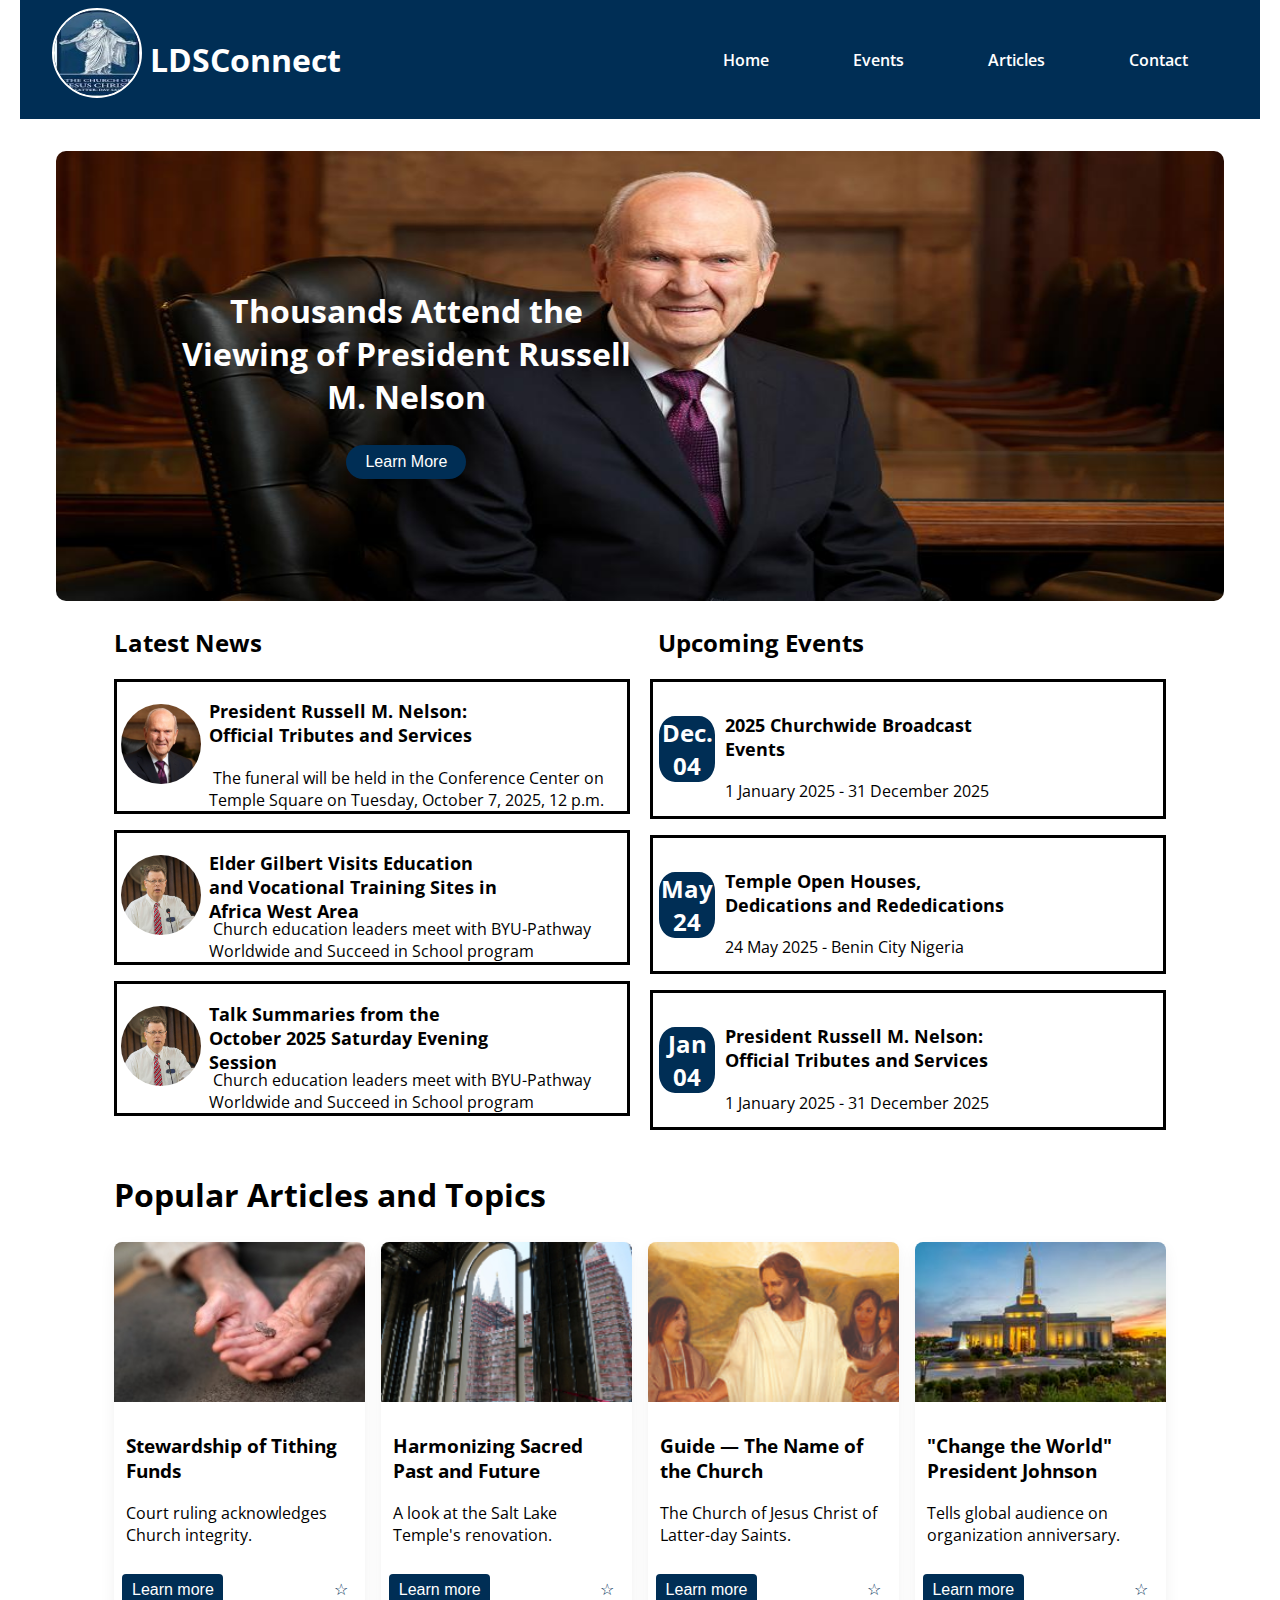
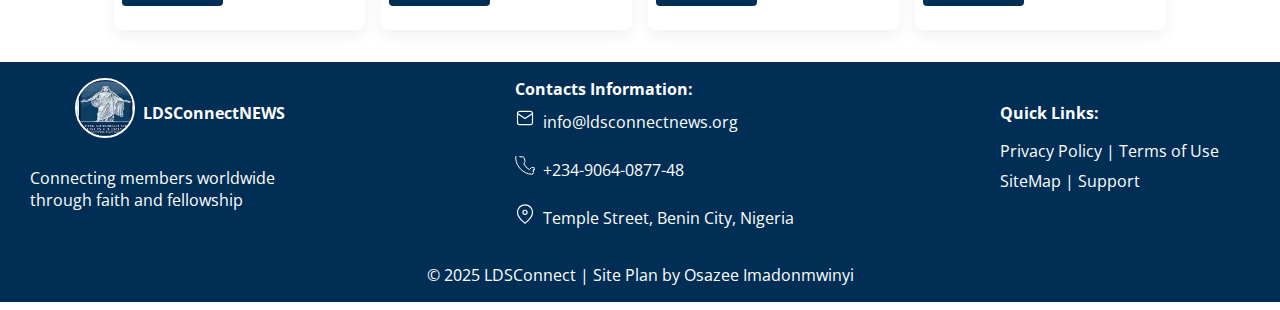
<file: index.html>
<!DOCTYPE html>
<html lang="en">
<head>
    <meta charset="UTF-8">
    <meta name="viewport" content="width=device-width, initial-scale=1.0">
    <meta name="description" content="LDSConnect - Stay updated with the latest church news, announcements, and featured events. A hub for members to access inspirational updates and information.">
    <meta name="author" content="Osazee Imadonmwinyi">
    <title>LDSConnect Site Plan</title>

   <link rel="stylesheet" href="styles/style.css">
  <link rel="preconnect" href="https://fonts.googleapis.com">
  <link rel="preconnect" href="https://fonts.gstatic.com" crossorigin> 
  <link
    href="https://fonts.googleapis.com/css2?family=Montserrat:wght@400;700&family=Open+Sans:wght@400;700&display=swap"
    rel="stylesheet"
  >
  <script src="scripts/scripts.js" defer></script>
</head>
<body>
    <a class="skip-link" href="#maincontent">Skip to content</a>
    <header>
        
        <div class="logo-items"><span><img src="images/images-logo.jpg" alt="LDSConnect-Image Logo" class="img-logo1"></span><h1>LDSConnect</h1></div>
         <button class="menu-toggle" aria-label="Toggle menu">☰</button>
        <nav class="nav-items">
            <a href="./index.html">Home</a>
            <a href="./events.html">Events</a>
            <a href="./articles.html">Articles</a>
            <a href="./contacts.html">Contact</a>
        </nav>
    </header>
    <main id="maincontent">
        <section >
            <div class="slide-image">
              <img src="images/president-nelson-portrait-new-2018.jpg" alt="">
              <div class="event-items">
                <h2><a href="./pres.html">Thousands Attend the Viewing of President Russell M. Nelson</a></h2>
                <a href="./pres.html"><button class="btnItems">Learn More</button></a>
              </div>
            </div>
        </section>

        <section>
            <div class="info-container">
                <div class="news-info">
                 <h2>Latest News</h2>
                    <div class="news-data">
                       <div>
                        <img class="images-news" loading="lazy" decoding="async" src="images/pres-nelson.jpeg" alt="Portrait of President Russell M. Nelson">
                    </div>
                       <div>
                        <h3 class="info-text">President Russell M. Nelson: Official Tributes and Services</h3>
                        <span class="info-text1">The funeral will be held in the Conference Center on Temple Square on Tuesday, October 7, 2025, 12 p.m.</span>
                        </div>
                    </div>

                    <div class="news-data">
                        <div><img src="images/Gilbert-20.jpg"  alt="" class="images-news"></div>
                        <div>
                        <h3 class="info-text">Elder Gilbert Visits Education and Vocational Training Sites in Africa West Area</h3>
                        <span class="info-text1">Church education leaders meet with BYU-Pathway Worldwide and Succeed in School program</span>
                        </div>
                        
                    </div>

                    <div class="news-data">
                        <div><img src="images/Gilbert-20.jpg"  alt="" class="images-news"></div>
                        <div>
                        <h3 class="info-text">Talk Summaries from the October 2025 Saturday Evening Session</h3>
                        <span class="info-text1">Church education leaders meet with BYU-Pathway Worldwide and Succeed in School program</span>
                        </div>
                       
                    </div>
                 </div>
                <div class="events-info">
                    <h2 class="event">Upcoming Events</h2>
                     <div>
                    <div class="date-text">
                        <div class="Upcoming-date"><h4>Dec. 04</h4></div>
                        <div>
                         <h3 class="info-text"><a href="#">2025 Churchwide Broadcast Events</a></h3>
                        <span> 1 January 2025 - 31 December 2025</span>
                        </div>
                       
                    </div>

                   <div class="date-text">
                        <div class="Upcoming-date"><h4>May 24</h4></div>
                        <div>
                        <h3 class="info-text"><a href="#">Temple Open Houses, Dedications and Rededications</a></h3>
                        <span>24 May 2025 - Benin City Nigeria</span>
                        </div>
                    </div>

                    <div class="date-text">
                        <div class="Upcoming-date"><h4>Jan 04</h4></div>
                        <div>
                        <h3 class="info-text"><a href="#">President Russell M. Nelson: Official Tributes and Services</a></h3>
                         <span>1 January 2025 - 31 December 2025</span>
                        </div>
                           
                    </div>
                 </div>
                </div>
            </div>
        </section>

        <section>
            <div class="articles-info">
                <h2>Popular Articles and Topics</h2>

                <div class="articles-card" aria-live="polite"></div>

                <div id="articleModal" class="modal" aria-hidden="true" role="dialog" aria-labelledby="modalTitle" aria-modal="true">
                <div class="modal-panel" role="document" tabindex="-1">
                <button class="modal-close" aria-label="Close details">&times;</button>
               <h2 id="modalTitle"></h2>
               <p id="modalBody"></p>
           </div>
           </div>

            </div>
        </section>
    </main>
    <footer>
        <div class="footer_container">
        <div class="footer-item1">
            <div class="footer-logo">
            <span><img src="images/images-logo.jpg" alt="" class="footer-img"></span>
            <strong>LDSConnectNEWS</strong>
            </div>
            <p> Connecting members worldwide through faith and fellowship</p>
        </div>
        <div class="footer-item2">
            <p><strong>Contacts Information:</strong></p>
           <div class="contacts-info">
    <a href="mailto:info@ldsconnectnews.org">
      <span class="icon" aria-hidden="true">
        <!-- Email SVG -->
        <svg width="20" height="20" viewBox="0 0 24 24" fill="none" xmlns="http://www.w3.org/2000/svg">
          <path d="M3 6.5A2.5 2.5 0 0 1 5.5 4h13A2.5 2.5 0 0 1 21 6.5v11A2.5 2.5 0 0 1 18.5 20h-13A2.5 2.5 0 0 1 3 17.5v-11z" stroke="currentColor" stroke-width="1.4" stroke-linecap="round" stroke-linejoin="round"/>
          <path d="M21 6.5l-9 6-9-6" stroke="currentColor" stroke-width="1.4" stroke-linecap="round" stroke-linejoin="round"/>
        </svg>
      </span>
      info@ldsconnectnews.org
    </a>


  
    <a href="tel:+2349064087748">
      <span class="icon" aria-hidden="true">
        <!-- Phone SVG -->
        <svg width="20" height="20" viewBox="0 0 24 24" fill="none" xmlns="http://www.w3.org/2000/svg">
          <path d="M22 16.92v3a2 2 0 0 1-2.18 2c-10.05-.83-18.07-8.85-18.9-18.9A2 2 0 0 1 6.08 1h3a2 2 0 0 1 2 1.72c.12 1.01.38 1.99.77 2.91a2 2 0 0 1-.45 2.11L10.7 9.7a16 16 0 0 0 6.59 6.59l1.95-1.95a2 2 0 0 1 2.11-.45c.92.39 1.9.65 2.9.77A2 2 0 0 1 22 16.92z" stroke="currentColor" stroke-width="1.2" stroke-linecap="round" stroke-linejoin="round"/>
        </svg>
      </span>
      +234-9064-0877-48
    </a>


    <a href="https://www.google.com/maps/search/Temple+Street+Benin+City+Nigeria" target="_blank" rel="noopener">
      <span class="icon" aria-hidden="true">
        <!-- Location SVG -->
        <svg width="20" height="20" viewBox="0 0 24 24" fill="none" xmlns="http://www.w3.org/2000/svg">
          <path d="M21 10c0 7-9 13-9 13s-9-6-9-13a9 9 0 0 1 18 0z" stroke="currentColor" stroke-width="1.4" stroke-linecap="round" stroke-linejoin="round"/>
          <circle cx="12" cy="10" r="2.5" stroke="currentColor" stroke-width="1.4" stroke-linecap="round" stroke-linejoin="round"/>
        </svg>
      </span>
      Temple Street, Benin City, Nigeria
    </a>
</div>

        </div>
        <div class="footer-item3">
            <strong>Quick Links:</strong>
            <p>Privacy Policy | Terms of Use</p>
            <span>SiteMap | Support</span>
        </div>
        </div>
        <p>© 2025 LDSConnect | Site Plan by Osazee Imadonmwinyi</p>
    </footer>
    
</body>
</html>
</file>
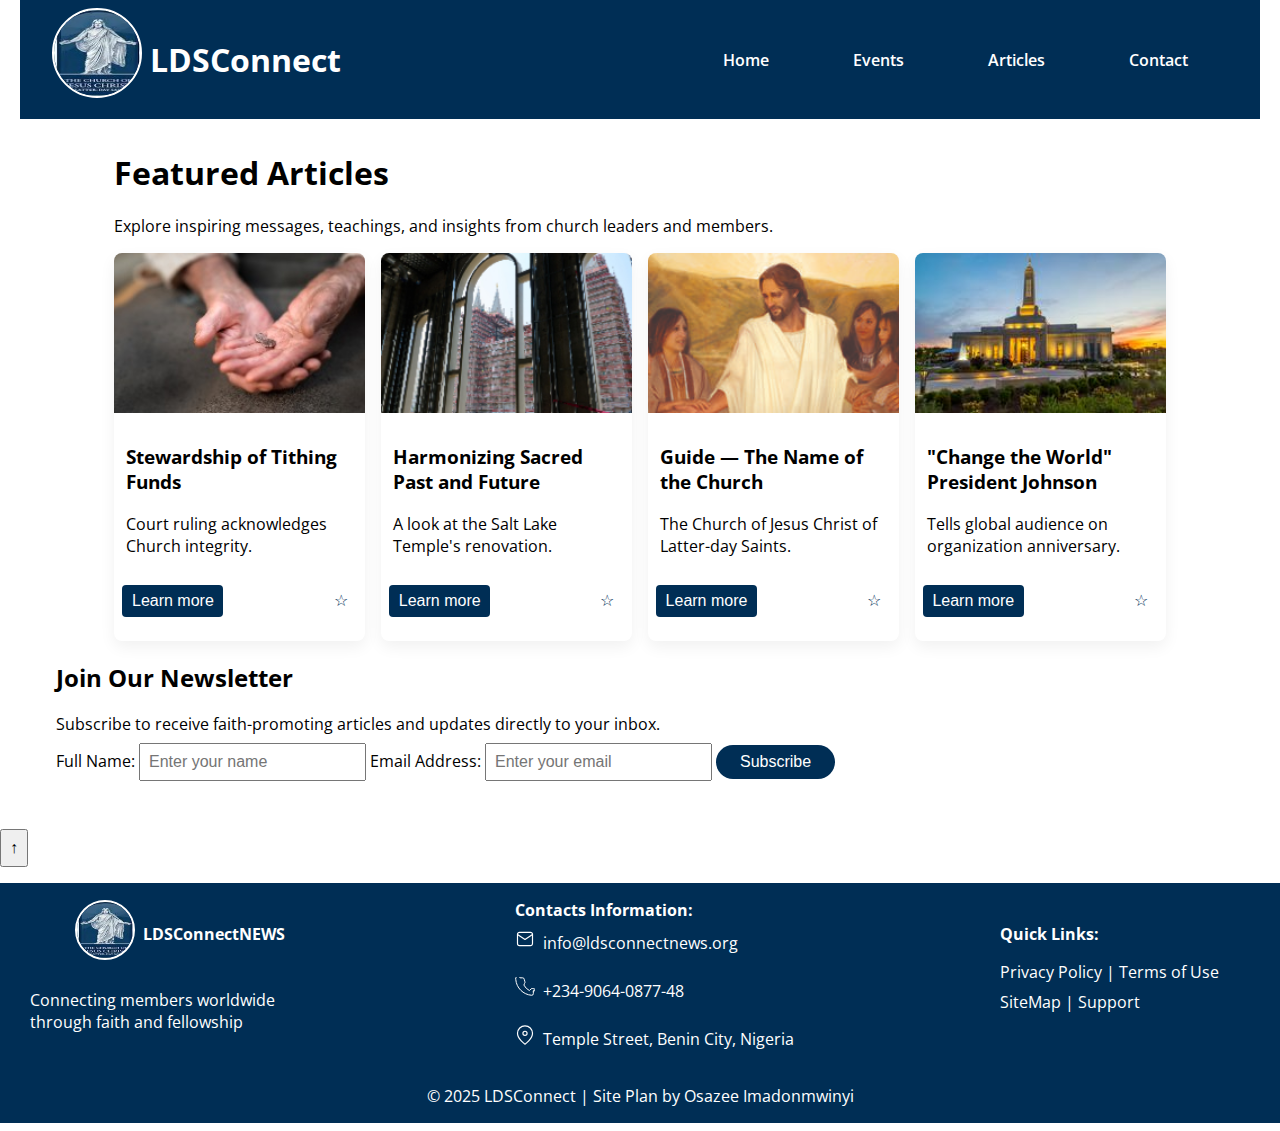
<file: articles.html>
<!DOCTYPE html>
<html lang="en">
<head>
    <meta charset="UTF-8">
    <meta name="viewport" content="width=device-width, initial-scale=1.0">
    <meta name="description" content="LDSConnect Articles - Read inspiring articles, teachings, and insights from church leaders and members worldwide.">
    <meta name="author" content="Osazee Imadonmwinyi">
    <title>LDSConnect | Articles</title>
    <link rel="stylesheet" href="styles/style.css">
    <link rel="preconnect" href="https://fonts.googleapis.com">
    <link rel="preconnect" href="https://fonts.gstatic.com" crossorigin>
    <link href="https://fonts.googleapis.com/css2?family=Montserrat:wght@400;700&family=Open+Sans:wght@400;700&display=swap" rel="stylesheet">
    <script src="scripts/scripts.js" defer></script>
</head>
<body>
     <header>
        <div class="logo-items"><span><img src="/images/images-logo.jpg" alt="LDSConnect-Image Logo" class="img-logo1"></span><h1>LDSConnect</h1></div>
         <button class="menu-toggle" aria-label="Toggle menu">☰</button>
        <nav class="nav-items">
            <a href="/">Home</a>
            <a href="./events.html">Events</a>
            <a href="./articles.html">Articles</a>
            <a href="./contacts.html">Contact</a>
        </nav>
    </header>

     <main id="maincontent">
        <section class="articles-info">
            <h1>Featured Articles</h1>
            <p>Explore inspiring messages, teachings, and insights from church leaders and members.</p>
            
            <!-- Articles will be dynamically loaded here by scripts.js -->
            <div class="articles-card" aria-live="polite"></div>
            
            <!-- Modal for article details -->
            <div id="articleModal" class="modal" aria-hidden="true" role="dialog" aria-labelledby="modalTitle" aria-modal="true">
                <div class="modal-panel" role="document" tabindex="-1">
                    <button class="modal-close" aria-label="Close details">&times;</button>
                    <h2 id="modalTitle"></h2>
                    <p id="modalBody"></p>
                </div>
            </div>
        </section>

        <section class="newsletter-section">
      <h2>Join Our Newsletter</h2>
      <p>Subscribe to receive faith-promoting articles and updates directly to your inbox.</p>

      <form id="newsletterForm" novalidate>
        <label for="subscriberName">Full Name:</label>
        <input type="text" id="subscriberName" name="subscriberName" required placeholder="Enter your name">

        <label for="subscriberEmail">Email Address:</label>
        <input type="email" id="subscriberEmail" name="subscriberEmail" required placeholder="Enter your email">

        <button type="submit" class="submit-btn">Subscribe</button>
        <p id="newsletterMsg" aria-live="assertive"></p>
      </form>
    </section>
    </main>
    <button id="backToTop" class="back-to-top" aria-label="Back to top" title="Back to top">
        <span aria-hidden="true">↑</span>
    </button>
        <footer>
        <div class="footer_container">
        <div class="footer-item1">
            <div class="footer-logo">
            <span><img src="images/images-logo.jpg" alt="" class="footer-img"></span>
            <strong>LDSConnectNEWS</strong>
            </div>
            <p> Connecting members worldwide through faith and fellowship</p>
        </div>
        <div class="footer-item2">
            <p><strong>Contacts Information:</strong></p>
           <div class="contacts-info">
    <a href="mailto:info@ldsconnectnews.org">
      <span class="icon" aria-hidden="true">
        <!-- Email SVG -->
        <svg width="20" height="20" viewBox="0 0 24 24" fill="none" xmlns="http://www.w3.org/2000/svg">
          <path d="M3 6.5A2.5 2.5 0 0 1 5.5 4h13A2.5 2.5 0 0 1 21 6.5v11A2.5 2.5 0 0 1 18.5 20h-13A2.5 2.5 0 0 1 3 17.5v-11z" stroke="currentColor" stroke-width="1.4" stroke-linecap="round" stroke-linejoin="round"/>
          <path d="M21 6.5l-9 6-9-6" stroke="currentColor" stroke-width="1.4" stroke-linecap="round" stroke-linejoin="round"/>
        </svg>
      </span>
      info@ldsconnectnews.org
    </a>
    <a href="tel:+2349064087748">
      <span class="icon" aria-hidden="true">
        <!-- Phone SVG -->
        <svg width="20" height="20" viewBox="0 0 24 24" fill="none" xmlns="http://www.w3.org/2000/svg">
          <path d="M22 16.92v3a2 2 0 0 1-2.18 2c-10.05-.83-18.07-8.85-18.9-18.9A2 2 0 0 1 6.08 1h3a2 2 0 0 1 2 1.72c.12 1.01.38 1.99.77 2.91a2 2 0 0 1-.45 2.11L10.7 9.7a16 16 0 0 0 6.59 6.59l1.95-1.95a2 2 0 0 1 2.11-.45c.92.39 1.9.65 2.9.77A2 2 0 0 1 22 16.92z" stroke="currentColor" stroke-width="1.2" stroke-linecap="round" stroke-linejoin="round"/>
        </svg>
      </span>
      +234-9064-0877-48
    </a>


    <a href="https://www.google.com/maps/search/Temple+Street+Benin+City+Nigeria" target="_blank" rel="noopener">
      <span class="icon" aria-hidden="true">
        <!-- Location SVG -->
        <svg width="20" height="20" viewBox="0 0 24 24" fill="none" xmlns="http://www.w3.org/2000/svg">
          <path d="M21 10c0 7-9 13-9 13s-9-6-9-13a9 9 0 0 1 18 0z" stroke="currentColor" stroke-width="1.4" stroke-linecap="round" stroke-linejoin="round"/>
          <circle cx="12" cy="10" r="2.5" stroke="currentColor" stroke-width="1.4" stroke-linecap="round" stroke-linejoin="round"/>
        </svg>
      </span>
      Temple Street, Benin City, Nigeria
    </a>
</div>

        </div>
        <div class="footer-item3">
            <strong>Quick Links:</strong>
            <p>Privacy Policy | Terms of Use</p>
            <span>SiteMap | Support</span>
        </div>
        </div>
        <p>© 2025 LDSConnect | Site Plan by Osazee Imadonmwinyi</p>
    </footer>
</body>
</html>
</file>
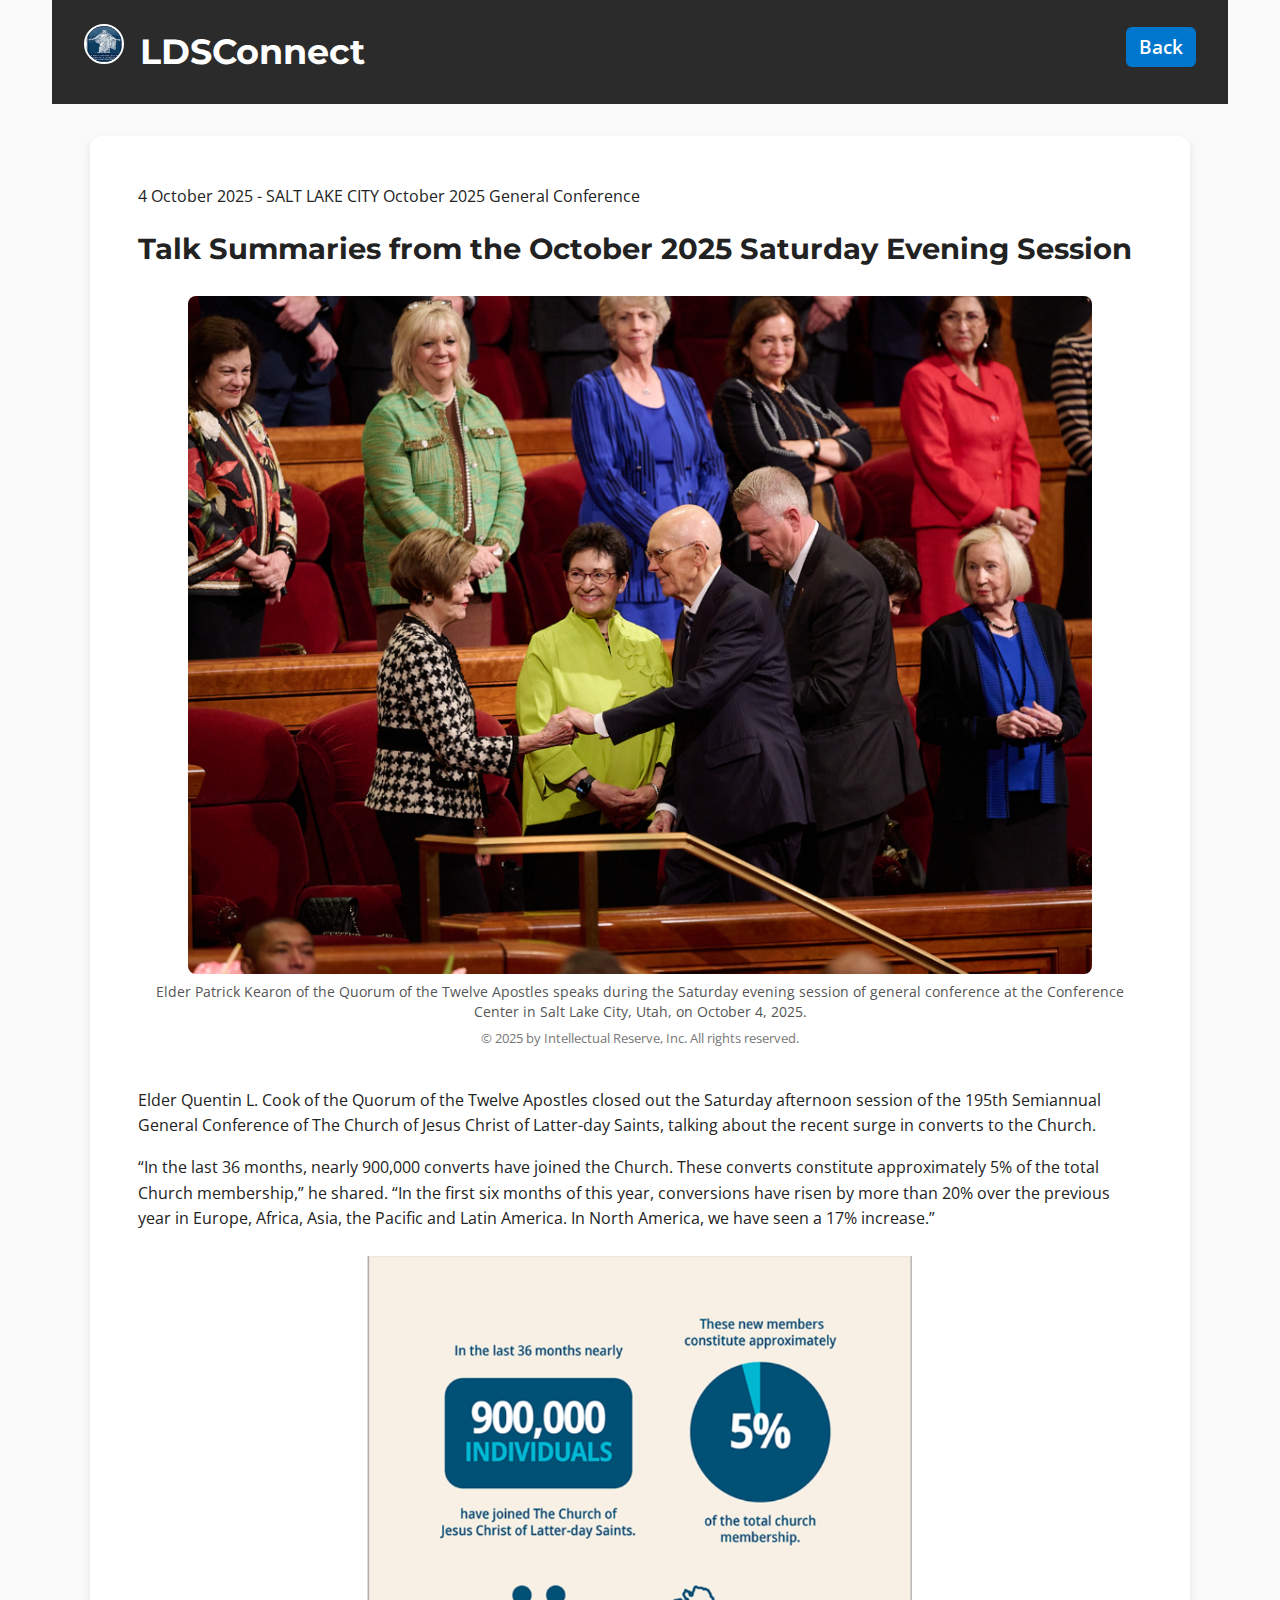
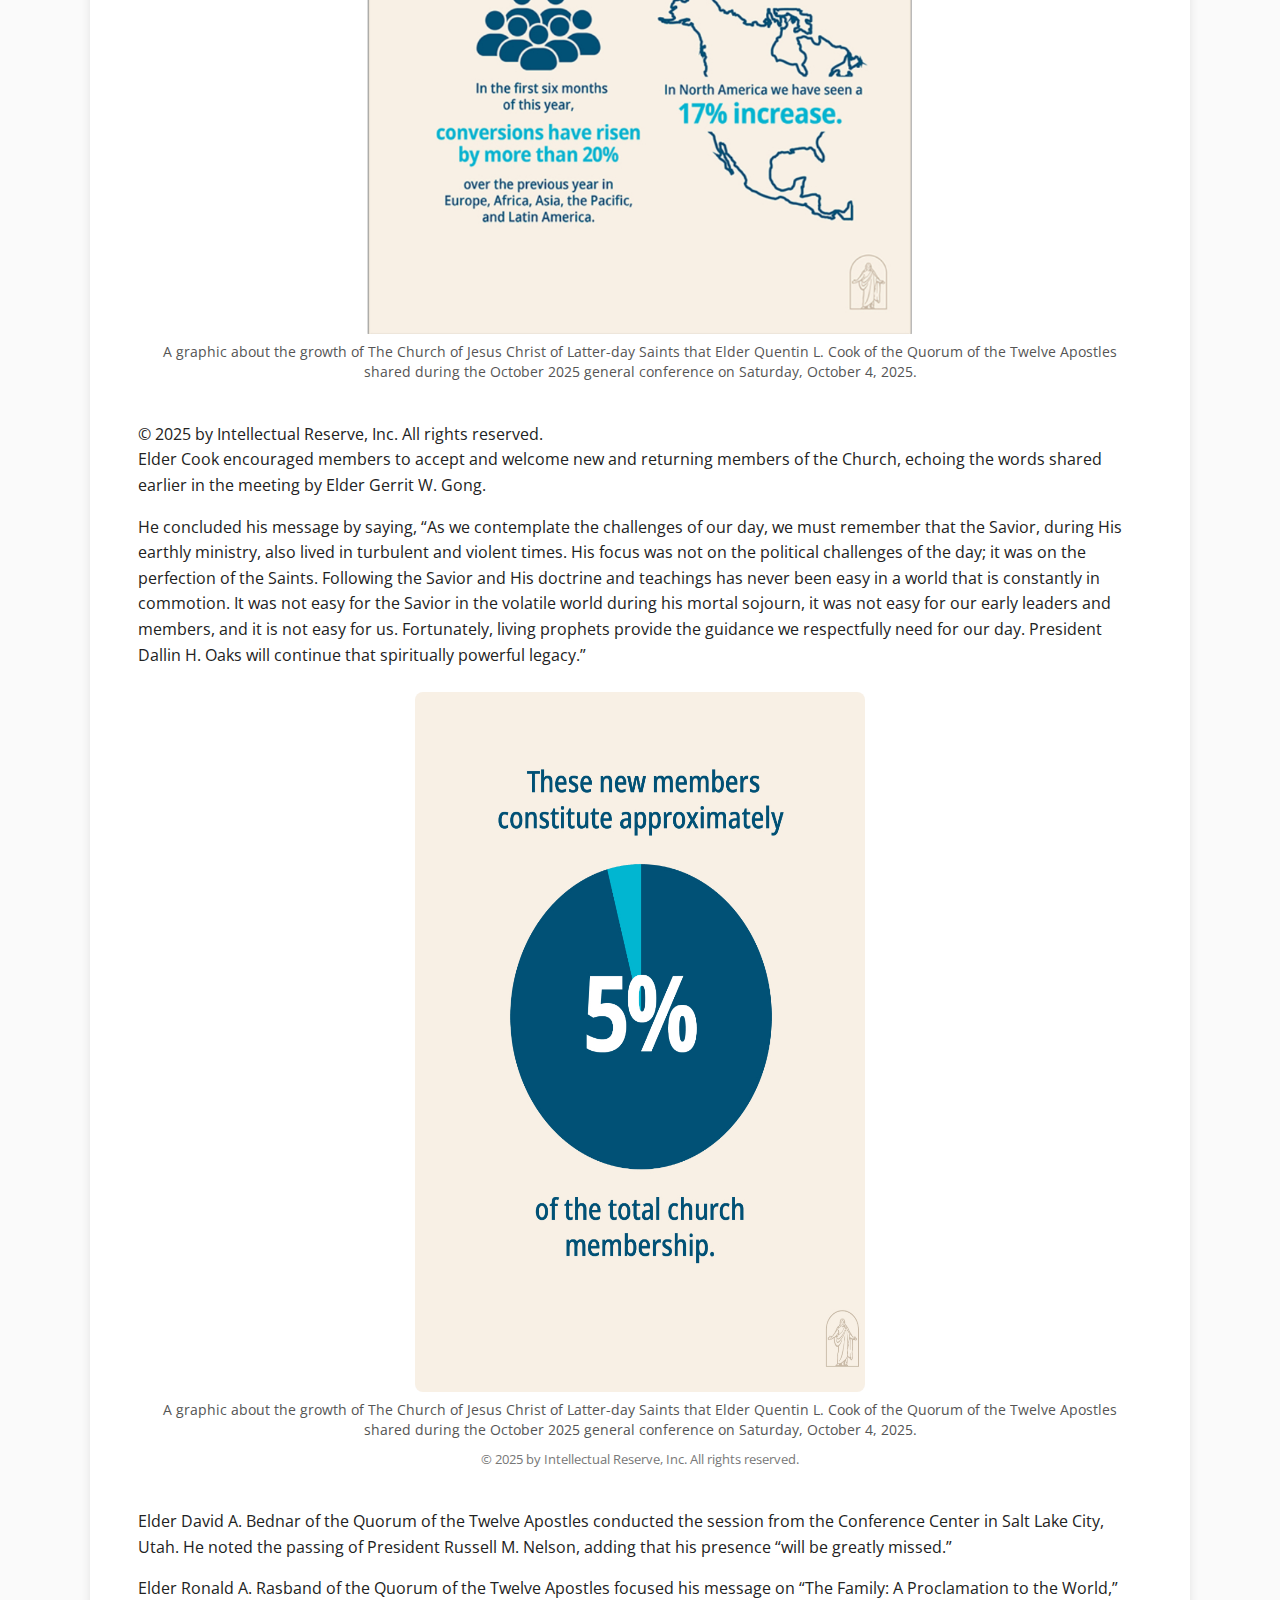
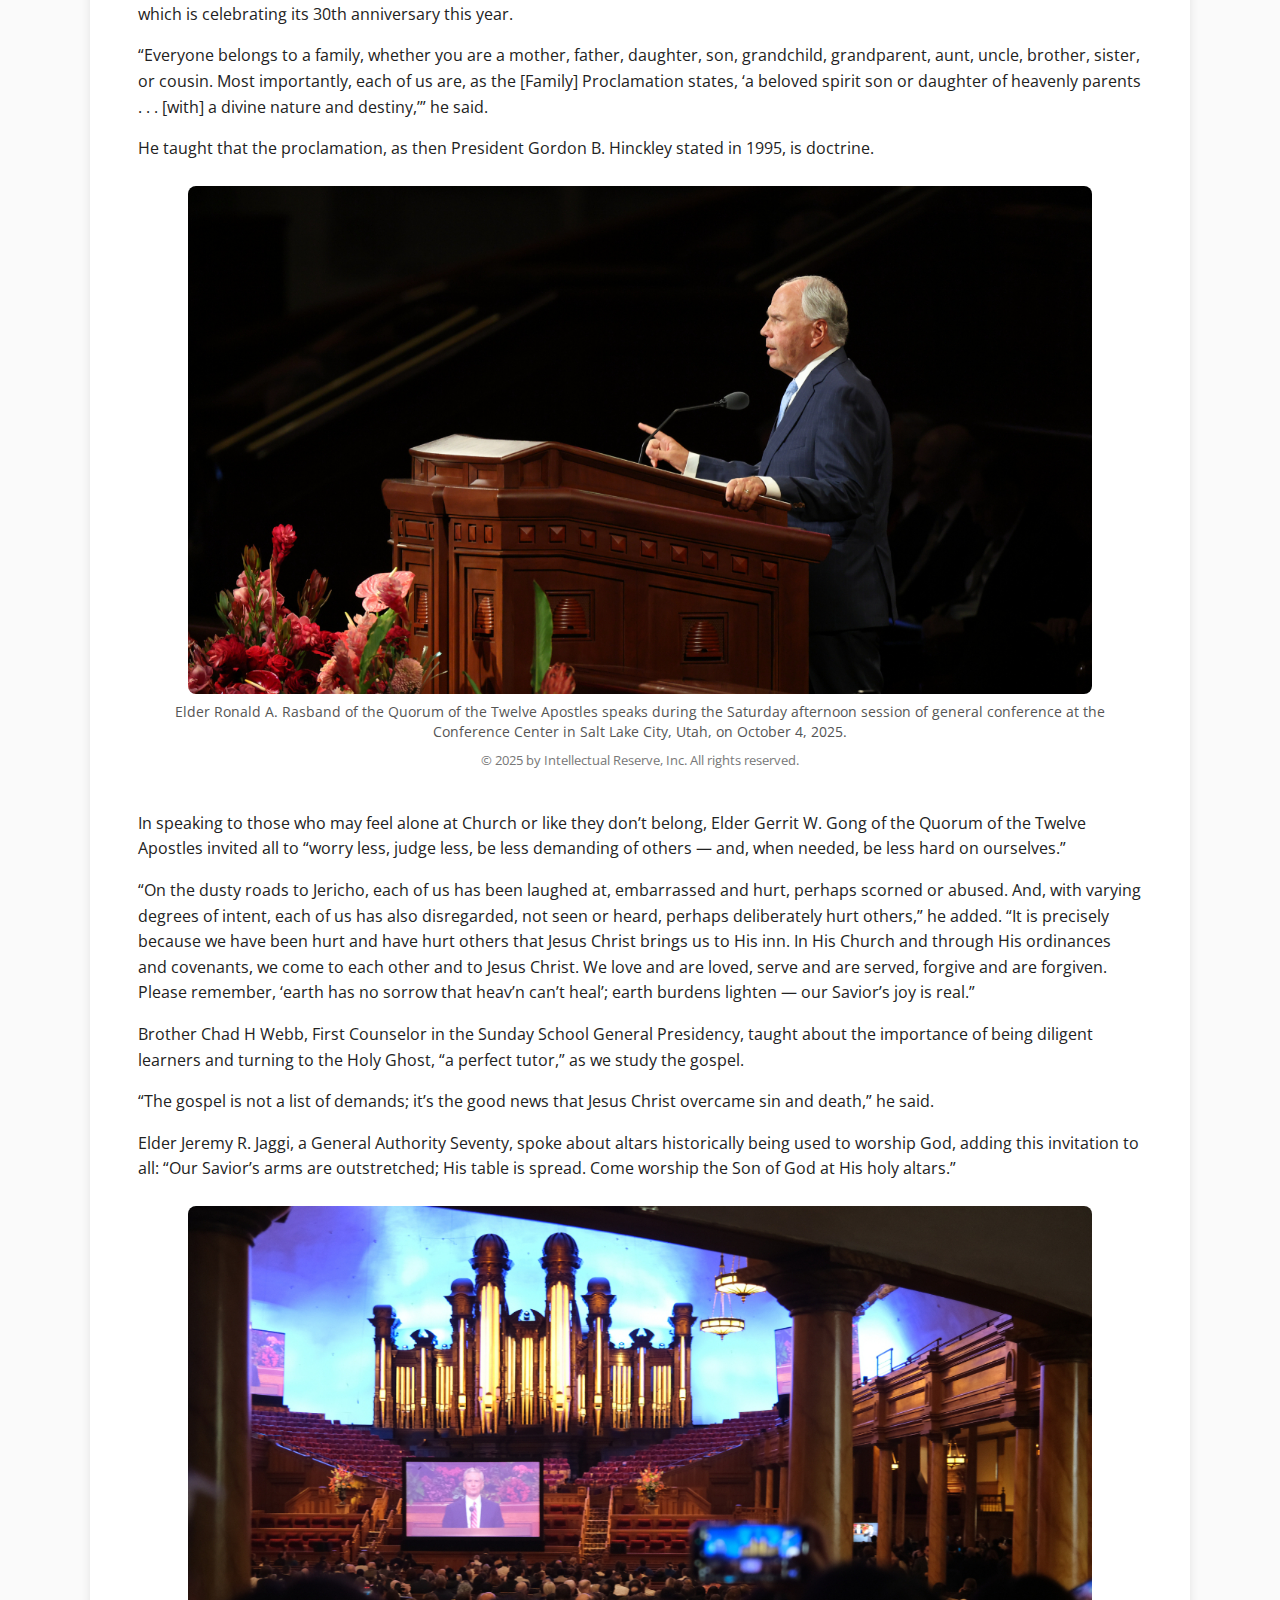
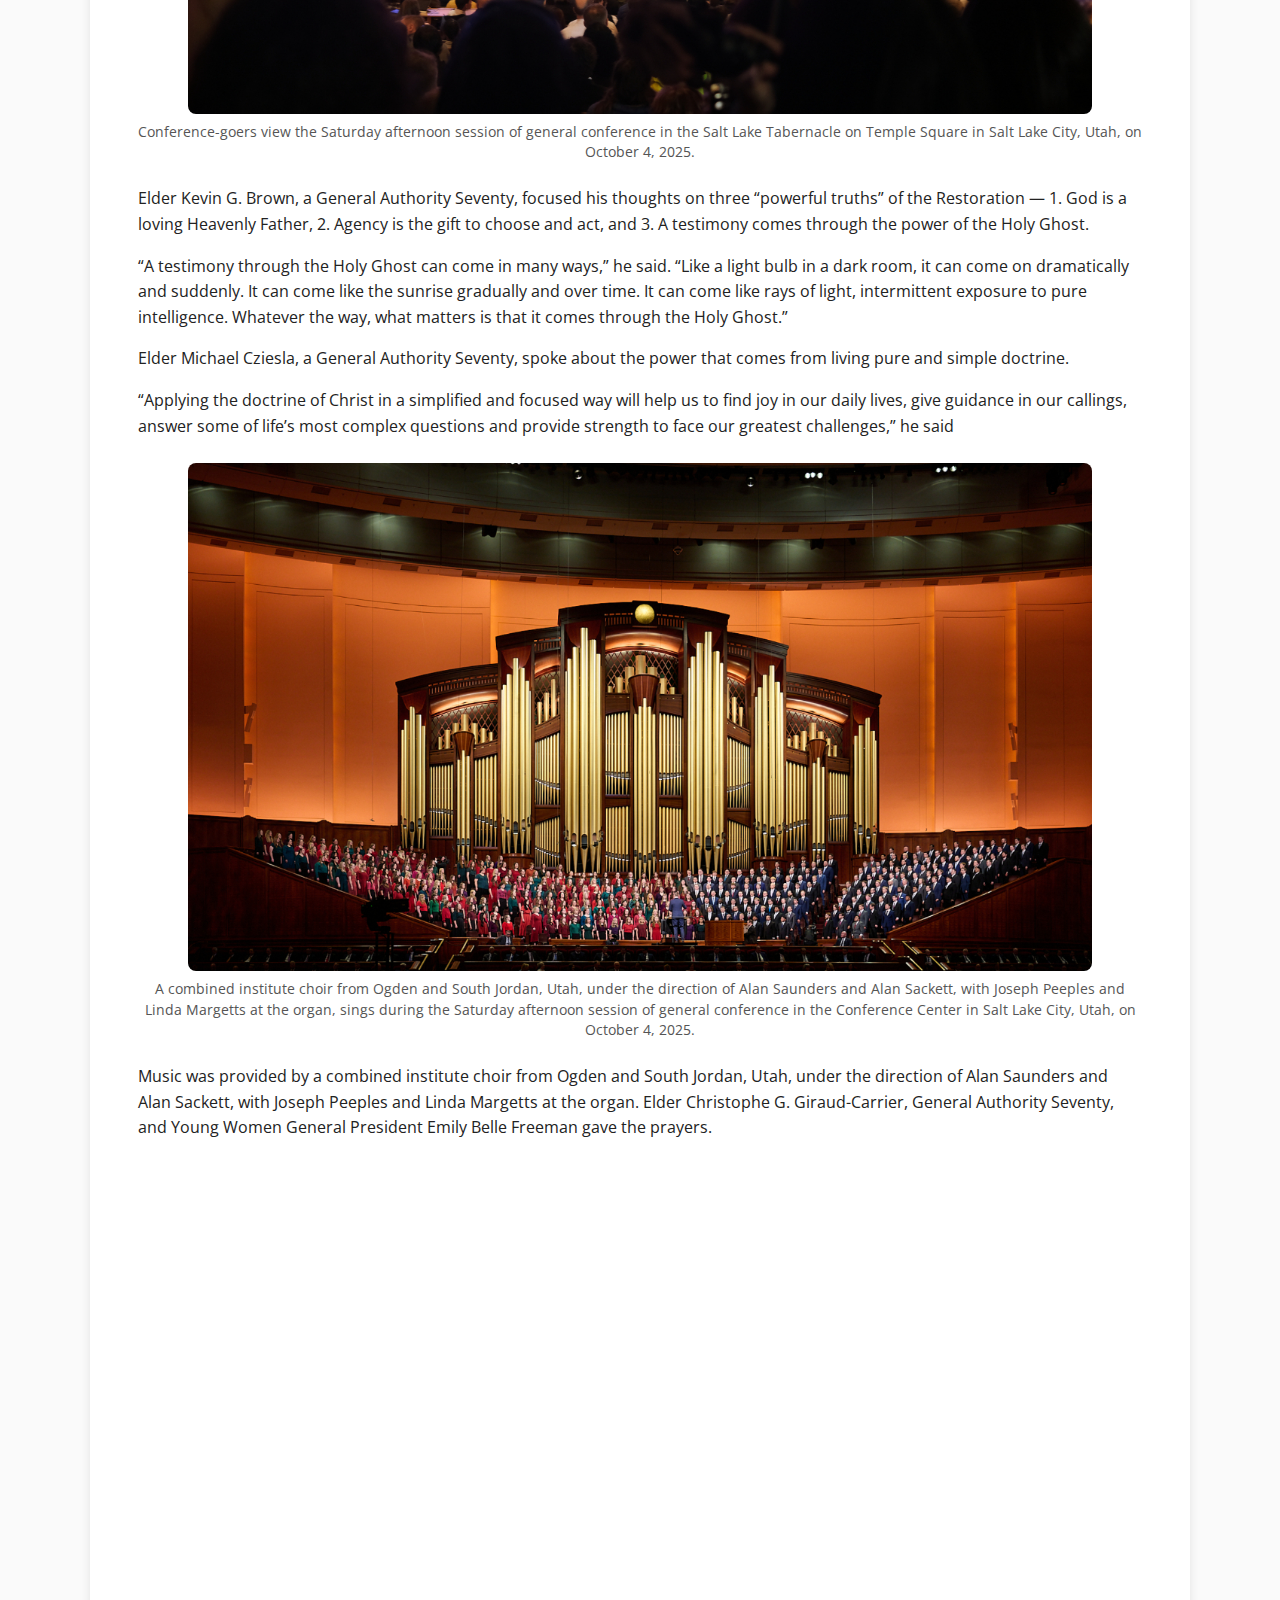
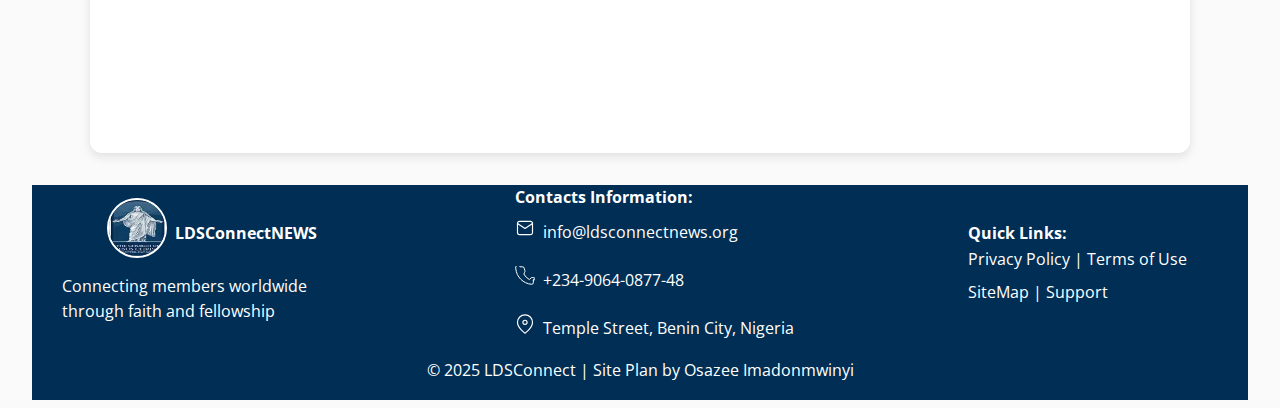
<file: conf-news.html>
<!DOCTYPE html>
<html lang="en">
<head>
    <meta charset="UTF-8">
    <meta name="viewport" content="width=device-width, initial-scale=1.0">
    <meta name="description" content="LDSConnect Articles - Read inspiring articles, teachings, and insights from church leaders and members worldwide.">
    <meta name="author" content="Osazee Imadonmwinyi">
    <title>LDSConnect | Articles</title>
    <link rel="stylesheet" href="styles/style.css">
    <link rel="stylesheet" href="styles/conf-news.css">
    <link rel="preconnect" href="https://fonts.googleapis.com">
    <link rel="preconnect" href="https://fonts.gstatic.com" crossorigin>
    <link href="https://fonts.googleapis.com/css2?family=Montserrat:wght@400;700&family=Open+Sans:wght@400;700&display=swap" rel="stylesheet">
    <script src="scripts/scripts.js" defer></script>
</head>
<body>
    <header>
        <div class="logo-items"><span><img src="images/images-logo.jpg" alt="LDSConnect-Image Logo of the church of jesus christ of Latter-day Saints" class="img-logo1"></span><h1>LDSConnect</h1></div>
         <span><a href="./index.html">Back</a></span>
    </header>
    <main>
        <section>
            <p>4 October 2025 - SALT LAKE CITY October 2025 General Conference</p>
              <h1>Talk Summaries from the October 2025 Saturday Evening Session</h1>
              <figure>
                <img src="images/propt.jpg" alt="Elder Patrick Kearon of the Quorum of the Twelve Apostles speaks">
                <figcaption>
                    Elder Patrick Kearon of the Quorum of the Twelve Apostles speaks during the Saturday evening session of general conference at the Conference Center in Salt Lake City, Utah, on October 4, 2025.
                    <p>© 2025 by Intellectual Reserve, Inc. All rights reserved.
</p>
                </figcaption>
              </figure>
              <div class="talk1">
              <p>Elder Quentin L. Cook of the Quorum of the Twelve Apostles closed out the Saturday afternoon session of the 195th Semiannual General Conference of The Church of Jesus Christ of Latter-day Saints, talking about the recent surge in converts to the Church.</p>
              <p>“In the last 36 months, nearly 900,000 converts have joined the Church. These converts constitute approximately 5% of the total Church membership,” he shared. “In the first six months of this year, conversions have risen by more than 20% over the previous year in Europe, Africa, Asia, the Pacific and Latin America. In North America, we have seen a 17% increase.”</p>
              <figure>
                <img src="images/chart-church-growth.png" alt="A graphic about the growth of The Church of Jesus Christ of Latter-day Saints">
                <figcaption>A graphic about the growth of The Church of Jesus Christ of Latter-day Saints that Elder Quentin L. Cook of the Quorum of the Twelve Apostles shared during the October 2025 general conference on Saturday, October 4, 2025.
                    <p></p>
                </figcaption>
              </figure>© 2025 by Intellectual Reserve, Inc. All rights reserved.
            </div> 
              <div>
                <p>Elder Cook encouraged members to accept and welcome new and returning members of the Church, echoing the words shared earlier in the meeting by Elder Gerrit W. Gong.</p>
                <p>He concluded his message by saying, “As we contemplate the challenges of our day, we must remember that the Savior, during His earthly ministry, also lived in turbulent and violent times. His focus was not on the political challenges of the day; it was on the perfection of the Saints. Following the Savior and His doctrine and teachings has never been easy in a world that is constantly in commotion. It was not easy for the Savior in the volatile world during his mortal sojourn, it was not easy for our early leaders and members, and it is not easy for us. Fortunately, living prophets provide the guidance we respectfully need for our day. President Dallin H. Oaks will continue that spiritually powerful legacy.”</p>
              </div>
              <figure>
                <img src="images/Cook-Church-Growth-2.png" alt="A graphic about the growth of The Church of Jesus Christ of Latter-day Saints" class="chart_card">
                <figcaption>A graphic about the growth of The Church of Jesus Christ of Latter-day Saints that Elder Quentin L. Cook of the Quorum of the Twelve Apostles shared during the October 2025 general conference on Saturday, October 4, 2025.</figcaption>
                <p>© 2025 by Intellectual Reserve, Inc. All rights reserved.</p>
              </figure>
              <p>Elder David A. Bednar of the Quorum of the Twelve Apostles conducted the session from the Conference Center in Salt Lake City, Utah. He noted the passing of President Russell M. Nelson, adding that his presence “will be greatly missed.”</p>
              <p>Elder Ronald A. Rasband of the Quorum of the Twelve Apostles focused his message on “The Family: A Proclamation to the World,” which is celebrating its 30th anniversary this year.</p>
              <p>“Everyone belongs to a family, whether you are a mother, father, daughter, son, grandchild, grandparent, aunt, uncle, brother, sister, or cousin. Most importantly, each of us are, as the [Family] Proclamation states, ‘a beloved spirit son or daughter of heavenly parents . . . [with] a divine nature and destiny,’” he said.</p>
              <p>He taught that the proclamation, as then President Gordon B. Hinckley stated in 1995, is doctrine.</p>
              <figure>
                <img src="images/eldresb.jpg" alt="Elder Ronald A. Rasband of the Quorum of the Twelve Apostles speaks during the Saturday afternoon session of general conference at the Conference Center">
                <figcaption>Elder Ronald A. Rasband of the Quorum of the Twelve Apostles speaks during the Saturday afternoon session of general conference at the Conference Center in Salt Lake City, Utah, on October 4, 2025.</figcaption>
                <p>© 2025 by Intellectual Reserve, Inc. All rights reserved.</p>
              </figure>
              <p>In speaking to those who may feel alone at Church or like they don’t belong, Elder Gerrit W. Gong of the Quorum of the Twelve Apostles invited all to “worry less, judge less, be less demanding of others — and, when needed, be less hard on ourselves.”</p>
            <p>“On the dusty roads to Jericho, each of us has been laughed at, embarrassed and hurt, perhaps scorned or abused. And, with varying degrees of intent, each of us has also disregarded, not seen or heard, perhaps deliberately hurt others,” he added. “It is precisely because we have been hurt and have hurt others that Jesus Christ brings us to His inn. In His Church and through His ordinances and covenants, we come to each other and to Jesus Christ. We love and are loved, serve and are served, forgive and are forgiven. Please remember, ‘earth has no sorrow that heav’n can’t heal’; earth burdens lighten — our Savior’s joy is real.”</p>
            <p>Brother Chad H Webb, First Counselor in the Sunday School General Presidency, taught about the importance of being diligent learners and turning to the Holy Ghost, “a perfect tutor,” as we study the gospel.</p>
            <p>“The gospel is not a list of demands; it’s the good news that Jesus Christ overcame sin and death,” he said.</p>
        <p>Elder Jeremy R. Jaggi, a General Authority Seventy, spoke about altars historically being used to worship God, adding this invitation to all: “Our Savior’s arms are outstretched; His table is spread. Come worship the Son of God at His holy altars.”</p>
       <figure>
        <img src="images/Newsroom_GeneralConference_October_2025.jpeg" alt="Conference-goers view the Saturday afternoon session of general conference in the Salt Lake Tabernacle on Temple Square in Salt Lake City">
        <figcaption>Conference-goers view the Saturday afternoon session of general conference in the Salt Lake Tabernacle on Temple Square in Salt Lake City, Utah, on October 4, 2025.</figcaption>
       </figure>
       <p>Elder Kevin G. Brown, a General Authority Seventy, focused his thoughts on three “powerful truths” of the Restoration — 1. God is a loving Heavenly Father, 2. Agency is the gift to choose and act, and 3. A testimony comes through the power of the Holy Ghost.</p>
    <p>“A testimony through the Holy Ghost can come in many ways,” he said. “Like a light bulb in a dark room, it can come on dramatically and suddenly. It can come like the sunrise gradually and over time. It can come like rays of light, intermittent exposure to pure intelligence. Whatever the way, what matters is that it comes through the Holy Ghost.”</p>
    <p>Elder Michael Cziesla, a General Authority Seventy, spoke about the power that comes from living pure and simple doctrine.</p>
    <p>“Applying the doctrine of Christ in a simplified and focused way will help us to find joy in our daily lives, give guidance in our callings, answer some of life’s most complex questions and provide strength to face our greatest challenges,” he said</p>
<figure>
    <img src="images/CPowell_CEP.jpg"  alt="A combined institute choir from Ogden and South Jordan, Utah, under the direction of Alan Saunders and Alan Sackett,">
    <figcaption>A combined institute choir from Ogden and South Jordan, Utah, under the direction of Alan Saunders and Alan Sackett, with Joseph Peeples and Linda Margetts at the organ, sings during the Saturday afternoon session of general conference in the Conference Center in Salt Lake City, Utah, on October 4, 2025.</figcaption>
</figure>
<p>Music was provided by a combined institute choir from Ogden and South Jordan, Utah, under the direction of Alan Saunders and Alan Sackett, with Joseph Peeples and Linda Margetts at the organ. Elder Christophe G. Giraud-Carrier, General Authority Seventy, and Young Women General President Emily Belle Freeman gave the prayers.</p>
</section>
     <iframe width="560" height="315" src="https://www.youtube.com/embed/TOhNW4U64Vw?si=Bqzlrv2AWJ0R24ht" title="YouTube video player" frameborder="0" allow="accelerometer; autoplay; clipboard-write; encrypted-media; gyroscope; picture-in-picture; web-share" referrerpolicy="strict-origin-when-cross-origin" allowfullscreen></iframe>
    </main>
       <footer>
        <div class="footer_container">
        <div class="footer-item1">
            <div class="footer-logo">
            <span><img src="images/images-logo.jpg" alt="LDSConnect-Image Logo of the church of jesus christ of Latter-day Saints" class="footer-img"></span>
            <strong>LDSConnectNEWS</strong>
            </div>
            <p> Connecting members worldwide through faith and fellowship</p>
        </div>
        <div class="footer-item2">
            <p><strong>Contacts Information:</strong></p>
           <div class="contacts-info">
    <a href="mailto:info@ldsconnectnews.org">
      <span class="icon" aria-hidden="true">
        <!-- Email SVG -->
        <svg width="20" height="20" viewBox="0 0 24 24" fill="none" xmlns="http://www.w3.org/2000/svg">
          <path d="M3 6.5A2.5 2.5 0 0 1 5.5 4h13A2.5 2.5 0 0 1 21 6.5v11A2.5 2.5 0 0 1 18.5 20h-13A2.5 2.5 0 0 1 3 17.5v-11z" stroke="currentColor" stroke-width="1.4" stroke-linecap="round" stroke-linejoin="round"/>
          <path d="M21 6.5l-9 6-9-6" stroke="currentColor" stroke-width="1.4" stroke-linecap="round" stroke-linejoin="round"/>
        </svg>
      </span>
      info@ldsconnectnews.org
    </a>
    <a href="tel:+2349064087748">
      <span class="icon" aria-hidden="true">
        <!-- Phone SVG -->
        <svg width="20" height="20" viewBox="0 0 24 24" fill="none" xmlns="http://www.w3.org/2000/svg">
          <path d="M22 16.92v3a2 2 0 0 1-2.18 2c-10.05-.83-18.07-8.85-18.9-18.9A2 2 0 0 1 6.08 1h3a2 2 0 0 1 2 1.72c.12 1.01.38 1.99.77 2.91a2 2 0 0 1-.45 2.11L10.7 9.7a16 16 0 0 0 6.59 6.59l1.95-1.95a2 2 0 0 1 2.11-.45c.92.39 1.9.65 2.9.77A2 2 0 0 1 22 16.92z" stroke="currentColor" stroke-width="1.2" stroke-linecap="round" stroke-linejoin="round"/>
        </svg>
      </span>
      +234-9064-0877-48
    </a>
    <a href="https://www.google.com/maps/search/Temple+Street+Benin+City+Nigeria" target="_blank" rel="noopener">
      <span class="icon" aria-hidden="true">
        <!-- Location SVG -->
        <svg width="20" height="20" viewBox="0 0 24 24" fill="none" xmlns="http://www.w3.org/2000/svg">
          <path d="M21 10c0 7-9 13-9 13s-9-6-9-13a9 9 0 0 1 18 0z" stroke="currentColor" stroke-width="1.4" stroke-linecap="round" stroke-linejoin="round"/>
          <circle cx="12" cy="10" r="2.5" stroke="currentColor" stroke-width="1.4" stroke-linecap="round" stroke-linejoin="round"/>
        </svg>
      </span>
      Temple Street, Benin City, Nigeria
    </a>
</div>

        </div>
        <div class="footer-item3">
            <strong>Quick Links:</strong>
            <p>Privacy Policy | Terms of Use</p>
            <span>SiteMap | Support</span>
        </div>
        </div>
        <p>© 2025 LDSConnect | Site Plan by Osazee Imadonmwinyi</p>
    </footer>
    
</body>
</html>
</file>
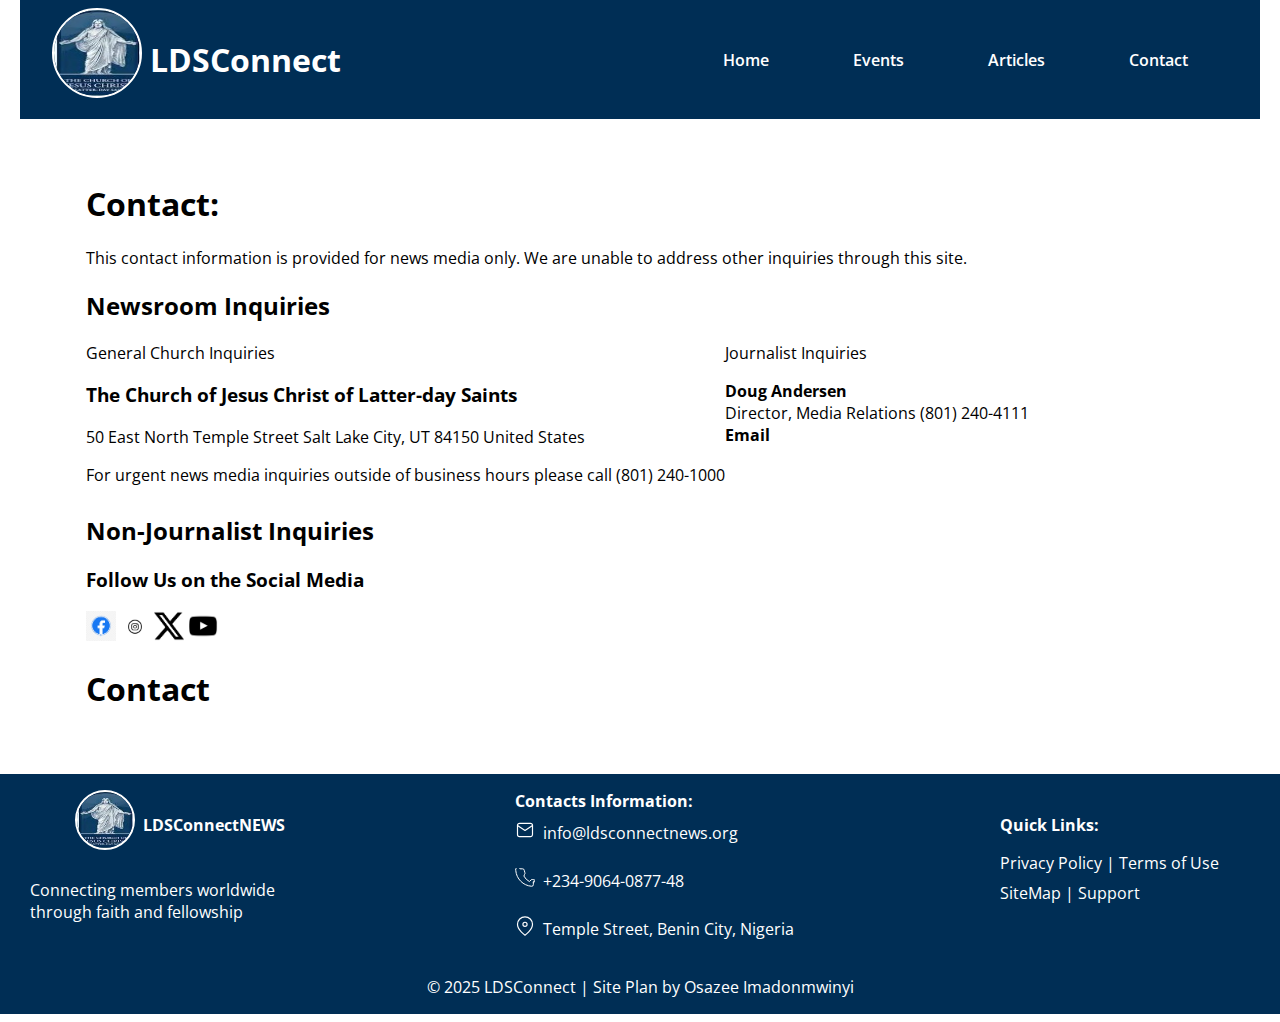
<file: contacts.html>
<!DOCTYPE html>
<html lang="en">
<head>
    <meta charset="UTF-8">
    <meta name="viewport" content="width=device-width, initial-scale=1.0">
    <meta name="description" content="LDSConnect Contact - Get in touch with the LDSConnect team. Reach out for inquiries, feedback, or support.">
    <meta name="author" content="Osazee Imadonmwinyi">
    <title>LDSConnect | Contact Us</title>

   <link rel="stylesheet" href="styles/style.css">
  <link rel="preconnect" href="https://fonts.googleapis.com">
  <link rel="preconnect" href="https://fonts.gstatic.com" crossorigin> 
  <link
    href="https://fonts.googleapis.com/css2?family=Montserrat:wght@400;700&family=Open+Sans:wght@400;700&display=swap"
    rel="stylesheet"
  >
  <script src="scripts/scripts.js" defer></script>
</head>
<body>
     <header>
        <div class="logo-items"><span><img src="/images/images-logo.jpg" alt="LDSConnect-Image Logo" class="img-logo1"></span><h1>LDSConnect</h1></div>
         <button class="menu-toggle" aria-label="Toggle menu">☰</button>
        <nav class="nav-items">
            <a href="/">Home</a>
            <a href="./events.html">Events</a>
            <a href="./articles.html">Articles</a>
            <a href="./contacts.html">Contact</a>
        </nav>
    </header>
    <main>
        <div class="contact-content">
            <h1>Contact:</h1>

            <p>This contact information is provided for news media only. We are unable to address other inquiries through this site.</p>
            <div>
                <h2>Newsroom Inquiries</h2>
                

                <div class="contact-text">
                <div><span>General Church Inquiries</span>
                <h3>The Church of Jesus Christ of Latter-day Saints</h3>
                <p>50 East North Temple Street Salt Lake City, UT 84150 United States</p>
                <p>For urgent news media inquiries outside of business hours please call (801) 240-1000</p>
            </div>
                <div>
                    <span>Journalist Inquiries</span>
                    
                    <p><strong>Doug Andersen</strong> <br >Director, Media Relations (801) 240-4111 <br >
                        <strong>Email</strong></p>
                </div>
                </div>
                
            </div>

            <h2>Non-Journalist Inquiries</h2>
            <div>
                <h3>Follow Us on the Social Media</h3>
                <div>
                    <span><img src="images/fb.jpg"  alt="" class="icon-items"></span>
                    <span><img src="images/instgr.jpg" alt="" class="icon-items"></span>
                    <span><img src="images/x.webp" alt="" class="icon-items"></span>
                    <span><img src="images/ytub.webp" alt="" class="icon-items"></span>
                </div>
            </div>

        <h1>Contact</h1>
        </div>

    </main>
    <footer>
        <div class="footer_container">
        <div class="footer-item1">
            <div class="footer-logo">
            <span><img src="images/images-logo.jpg" alt="" class="footer-img"></span>
            <strong>LDSConnectNEWS</strong>
            </div>
            <p> Connecting members worldwide through faith and fellowship</p>
        </div>
        <div class="footer-item2">
            <p><strong>Contacts Information:</strong></p>
           <div class="contacts-info">
    <a href="mailto:info@ldsconnectnews.org">
      <span class="icon" aria-hidden="true">
        <!-- Email SVG -->
        <svg width="20" height="20" viewBox="0 0 24 24" fill="none" xmlns="http://www.w3.org/2000/svg">
          <path d="M3 6.5A2.5 2.5 0 0 1 5.5 4h13A2.5 2.5 0 0 1 21 6.5v11A2.5 2.5 0 0 1 18.5 20h-13A2.5 2.5 0 0 1 3 17.5v-11z" stroke="currentColor" stroke-width="1.4" stroke-linecap="round" stroke-linejoin="round"/>
          <path d="M21 6.5l-9 6-9-6" stroke="currentColor" stroke-width="1.4" stroke-linecap="round" stroke-linejoin="round"/>
        </svg>
      </span>
      info@ldsconnectnews.org
    </a>
    <a href="tel:+2349064087748">
      <span class="icon" aria-hidden="true">
        <!-- Phone SVG -->
        <svg width="20" height="20" viewBox="0 0 24 24" fill="none" xmlns="http://www.w3.org/2000/svg">
          <path d="M22 16.92v3a2 2 0 0 1-2.18 2c-10.05-.83-18.07-8.85-18.9-18.9A2 2 0 0 1 6.08 1h3a2 2 0 0 1 2 1.72c.12 1.01.38 1.99.77 2.91a2 2 0 0 1-.45 2.11L10.7 9.7a16 16 0 0 0 6.59 6.59l1.95-1.95a2 2 0 0 1 2.11-.45c.92.39 1.9.65 2.9.77A2 2 0 0 1 22 16.92z" stroke="currentColor" stroke-width="1.2" stroke-linecap="round" stroke-linejoin="round"/>
        </svg>
      </span>
      +234-9064-0877-48
    </a>


    <a href="https://www.google.com/maps/search/Temple+Street+Benin+City+Nigeria" target="_blank" rel="noopener">
      <span class="icon" aria-hidden="true">
        <!-- Location SVG -->
        <svg width="20" height="20" viewBox="0 0 24 24" fill="none" xmlns="http://www.w3.org/2000/svg">
          <path d="M21 10c0 7-9 13-9 13s-9-6-9-13a9 9 0 0 1 18 0z" stroke="currentColor" stroke-width="1.4" stroke-linecap="round" stroke-linejoin="round"/>
          <circle cx="12" cy="10" r="2.5" stroke="currentColor" stroke-width="1.4" stroke-linecap="round" stroke-linejoin="round"/>
        </svg>
      </span>
      Temple Street, Benin City, Nigeria
    </a>
</div>

        </div>
        <div class="footer-item3">
            <strong>Quick Links:</strong>
            <p>Privacy Policy | Terms of Use</p>
            <span>SiteMap | Support</span>
        </div>
        </div>
        <p>© 2025 LDSConnect | Site Plan by Osazee Imadonmwinyi</p>
    </footer>
    
</body>
</html>
</file>
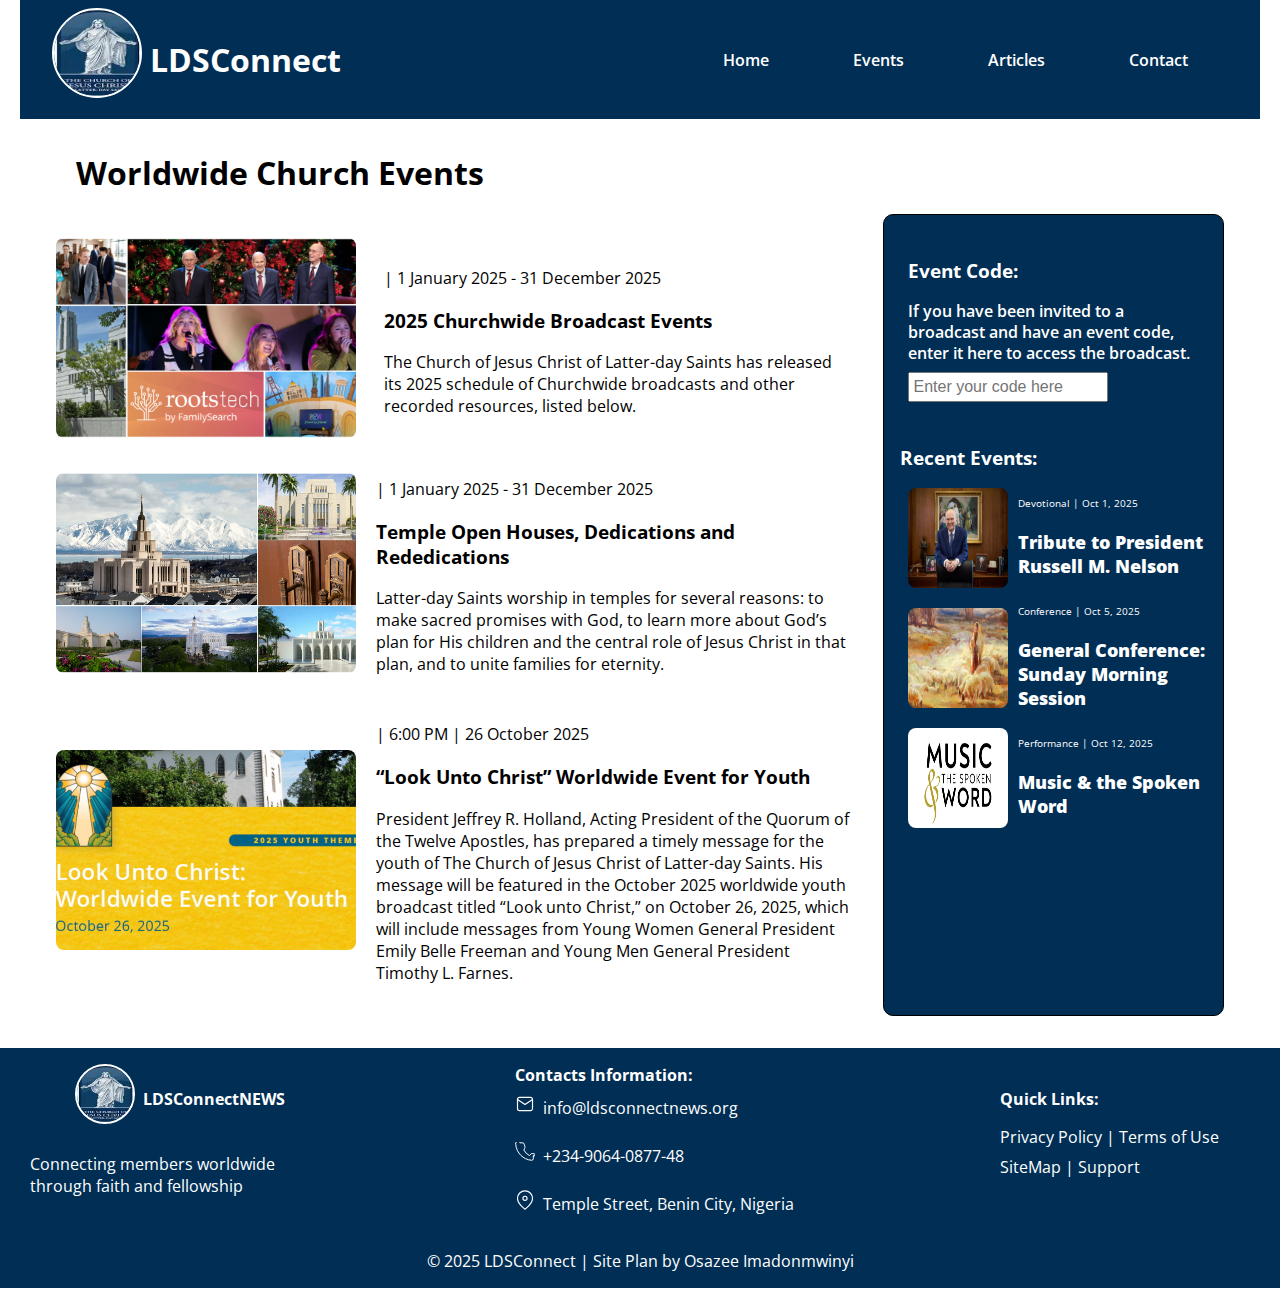
<file: events.html>
<!DOCTYPE html>
<html lang="en">
<head>
    <meta charset="UTF-8">
    <meta name="viewport" content="width=device-width, initial-scale=1.0">
    <meta name="description" content="LDSConnect Events - Discover upcoming church events, programs, and community activities. Stay informed and participate in uplifting gatherings.">
    <meta name="author" content="Osazee Imadonmwinyi">
    <title>LDSConnect | Events</title>

   <link rel="stylesheet" href="styles/style.css">
  <link rel="preconnect" href="https://fonts.googleapis.com">
  <link rel="preconnect" href="https://fonts.gstatic.com" crossorigin> 
  <link
    href="https://fonts.googleapis.com/css2?family=Montserrat:wght@400;700&family=Open+Sans:wght@400;700&display=swap"
    rel="stylesheet"
  >
  <script src="scripts/scripts.js" defer></script>
</head>
<body>
     <header>
        <div class="logo-items"><span><img src="images/images-logo.jpg" alt="LDSConnect-Image Logo" class="img-logo1"></span><h1>LDSConnect</h1></div>
         <button class="menu-toggle" aria-label="Toggle menu">☰</button>
        <nav class="nav-items">
            <a href="/">Home</a>
            <a href="./events.html">Events</a>
            <a href="./articles.html">Articles</a>
            <a href="./contacts.html">Contact</a>
        </nav>
    </header>
    <main>
        <h1 class="event-heading">Worldwide Church Events</h1>
        <section class="event-section">
        
        <div class="event-list">
         <div class="event-container">
            <img src="images/2025-events.jpg"  alt="" class="event-image1">
            <div class="event-details">
                <p>| 1 January 2025 - 31 December 2025</p>
                <h3>2025 Churchwide Broadcast Events</h3>
                <p>The Church of Jesus Christ of Latter-day Saints has released its 2025 schedule of Churchwide broadcasts and other recorded resources, listed below.</p>
            </div>
         </div>
         <div class="event-container">
            <img src="images/temple-collage.jpg"  alt="" class="event-image1">
            <div>
                <p>| 1 January 2025 - 31 December 2025</p>
                <h3>Temple Open Houses, Dedications and Rededications</h3>
                <p>Latter-day Saints worship in temples for several reasons: to make sacred promises with God, to learn more about God’s plan for His children and the central role of Jesus Christ in that plan, and to unite families for eternity.</p>
            </div>
         </div>
         <div class="event-container">
            <img src="images/October-2025-Youth-event-poster.jpg"  alt="" class="event-image1">
            <div>

        
                <p>| 6:00 PM | 26 October 2025</p>
                <h3>“Look Unto Christ” Worldwide Event for Youth</h3>
                <p>President Jeffrey R. Holland, Acting President of the Quorum of the Twelve Apostles, has prepared a timely message for the youth of The Church of Jesus Christ of Latter-day Saints. His message will be featured in the October 2025 worldwide youth broadcast titled “Look unto Christ,” on October 26, 2025, which will include messages from Young Women General President Emily Belle Freeman and Young Men General President Timothy L. Farnes. </p>
            </div>
         </div>

        </div>
        <aside class="sidebar">
    <div class="booked-event">
        <h3>Event Code:</h3>
        <p>If you have been invited to a broadcast and have an event code, enter it here to access the broadcast.</p>
        <input type="number" placeholder="Enter your code here ">
    </div>
    <div>
        <h3>Recent Events:</h3>
        <div class="recent-event-items">
            <div class="recentitems">
                <img src="images/russell_m_nelson_101st_birthday.webp" alt class="recent-event-image">
                <div class="recent-event-text">
                    <span>Devotional | Oct 1, 2025</span>
                    <p>Tribute to President Russell M. Nelson</p>
                </div>
            </div>
            <div class="recentitems">
                <img src="images/general_conference_october_2025_unified_image_cover.webp" alt class="recent-event-image">
                <div class="recent-event-text">
                    <span>Conference | Oct 5, 2025</span>
                    <p>General Conference: Sunday Morning Session</p>
                </div>
            </div>
            <div class="recentitems">
                <img src="images/music_and_the_spoken_word_2021_logo_eng.webp" alt class="recent-event-image">
                <div class="recent-event-text">
                    
                    <span>Performance | Oct 12, 2025</span>
                    <p>Music & the Spoken Word</p>
                </div>
            </div>
        </div>
    </div>
     

        </aside>
        
        </section>
        
    </main>
    <footer>
        <div class="footer_container">
        <div class="footer-item1">
            <div class="footer-logo">
            <span><img src="images/images-logo.jpg" alt="" class="footer-img"></span>
            <strong>LDSConnectNEWS</strong>
            </div>
            <p> Connecting members worldwide through faith and fellowship</p>
        </div>
        <div class="footer-item2">
            <p><strong>Contacts Information:</strong></p>
           <div class="contacts-info">
    <a href="mailto:info@ldsconnectnews.org">
      <span class="icon" aria-hidden="true">
        <!-- Email SVG -->
        <svg width="20" height="20" viewBox="0 0 24 24" fill="none" xmlns="http://www.w3.org/2000/svg">
          <path d="M3 6.5A2.5 2.5 0 0 1 5.5 4h13A2.5 2.5 0 0 1 21 6.5v11A2.5 2.5 0 0 1 18.5 20h-13A2.5 2.5 0 0 1 3 17.5v-11z" stroke="currentColor" stroke-width="1.4" stroke-linecap="round" stroke-linejoin="round"/>
          <path d="M21 6.5l-9 6-9-6" stroke="currentColor" stroke-width="1.4" stroke-linecap="round" stroke-linejoin="round"/>
        </svg>
      </span>
      info@ldsconnectnews.org
    </a>
    <a href="tel:+2349064087748">
      <span class="icon" aria-hidden="true">
        <!-- Phone SVG -->
        <svg width="20" height="20" viewBox="0 0 24 24" fill="none" xmlns="http://www.w3.org/2000/svg">
          <path d="M22 16.92v3a2 2 0 0 1-2.18 2c-10.05-.83-18.07-8.85-18.9-18.9A2 2 0 0 1 6.08 1h3a2 2 0 0 1 2 1.72c.12 1.01.38 1.99.77 2.91a2 2 0 0 1-.45 2.11L10.7 9.7a16 16 0 0 0 6.59 6.59l1.95-1.95a2 2 0 0 1 2.11-.45c.92.39 1.9.65 2.9.77A2 2 0 0 1 22 16.92z" stroke="currentColor" stroke-width="1.2" stroke-linecap="round" stroke-linejoin="round"/>
        </svg>
      </span>
      +234-9064-0877-48
    </a>


    <a href="https://www.google.com/maps/search/Temple+Street+Benin+City+Nigeria" target="_blank" rel="noopener">
      <span class="icon" aria-hidden="true">
        <!-- Location SVG -->
        <svg width="20" height="20" viewBox="0 0 24 24" fill="none" xmlns="http://www.w3.org/2000/svg">
          <path d="M21 10c0 7-9 13-9 13s-9-6-9-13a9 9 0 0 1 18 0z" stroke="currentColor" stroke-width="1.4" stroke-linecap="round" stroke-linejoin="round"/>
          <circle cx="12" cy="10" r="2.5" stroke="currentColor" stroke-width="1.4" stroke-linecap="round" stroke-linejoin="round"/>
        </svg>
      </span>
      Temple Street, Benin City, Nigeria
    </a>
</div>

        </div>
        <div class="footer-item3">
            <strong>Quick Links:</strong>
            <p>Privacy Policy | Terms of Use</p>
            <span>SiteMap | Support</span>
        </div>
        </div>
        <p>© 2025 LDSConnect | Site Plan by Osazee Imadonmwinyi</p>
    </footer>
</body>
</html>
</file>
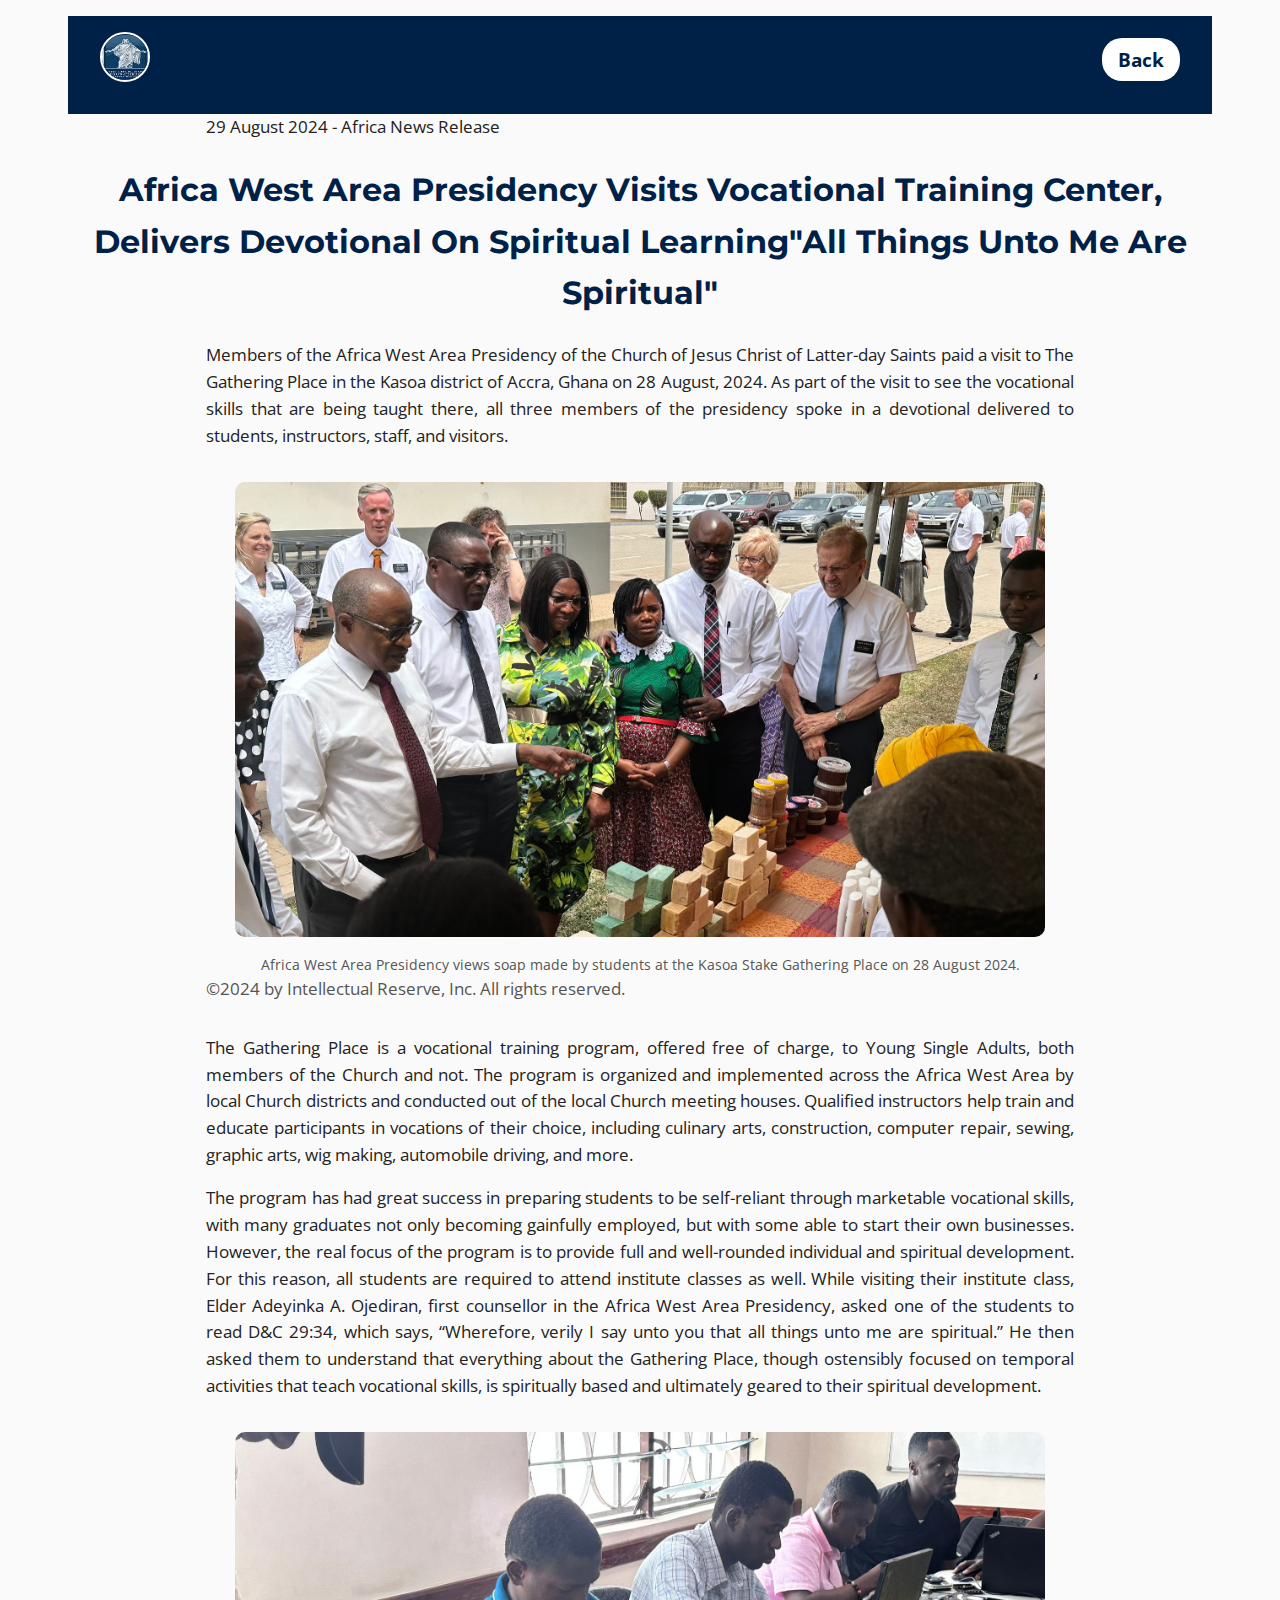
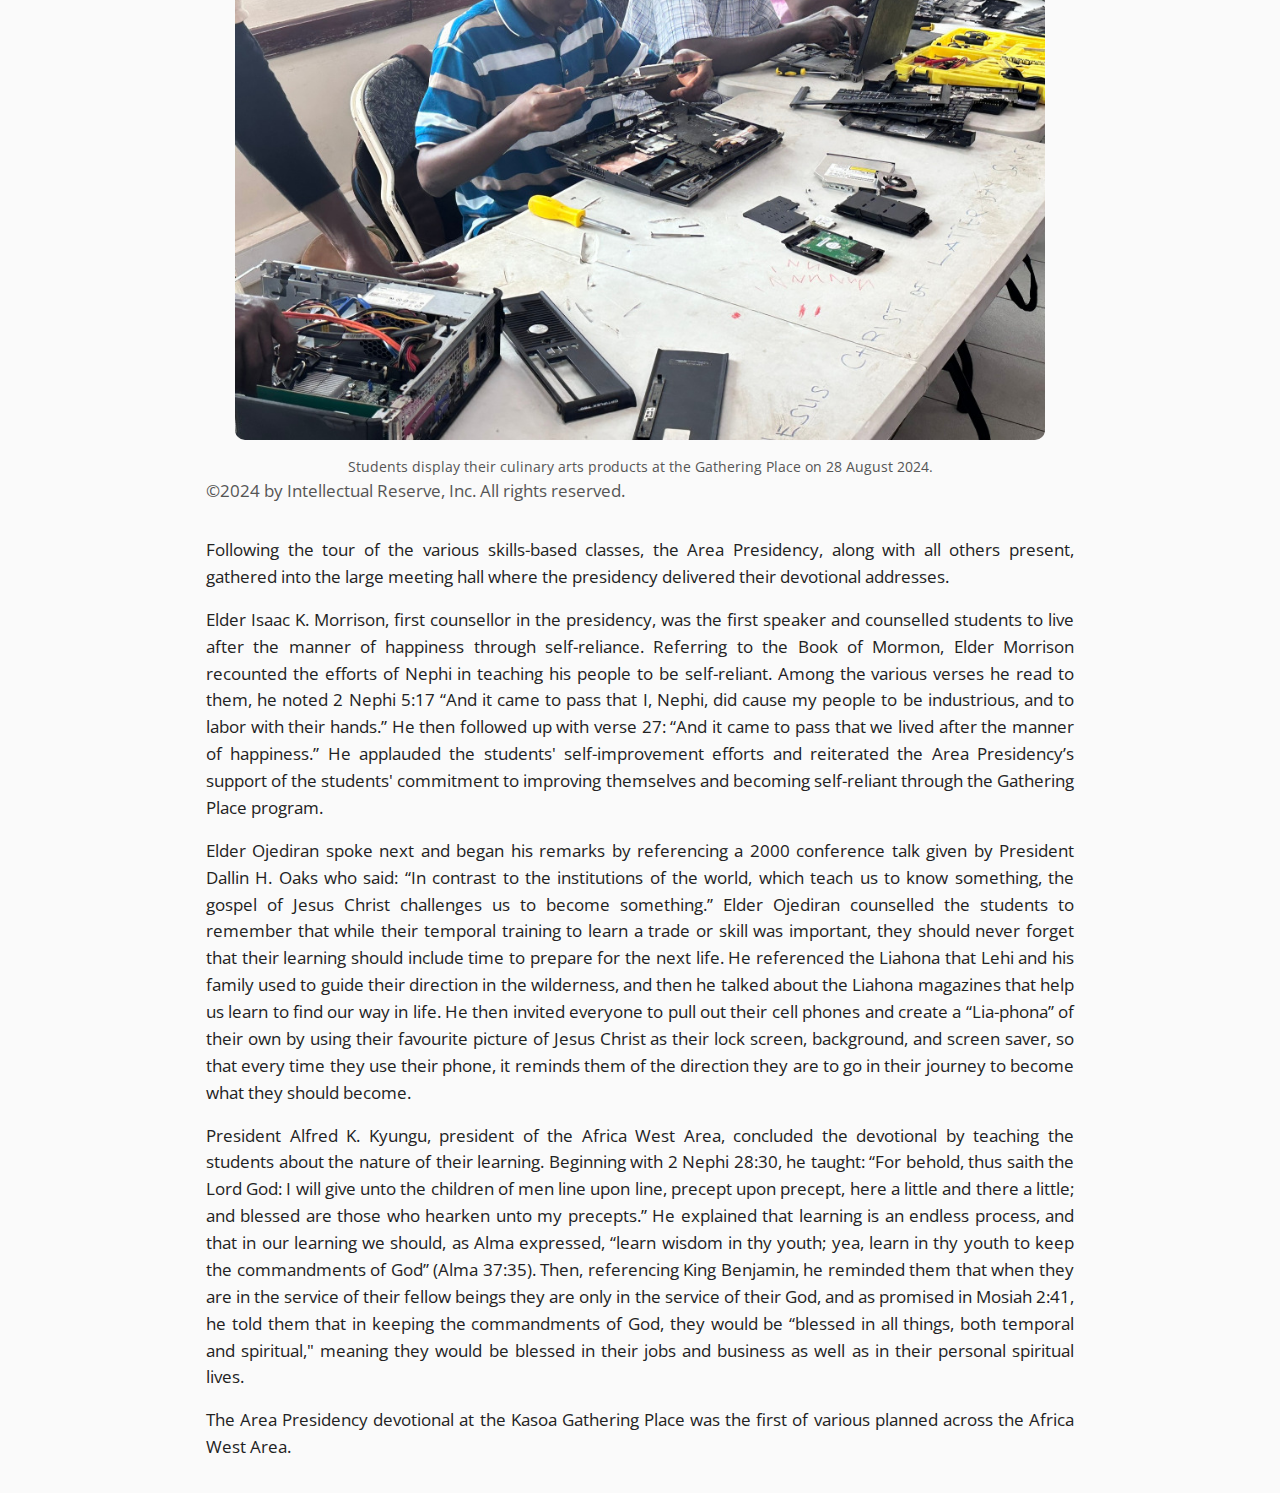
<file: gilbirt.html>
<!DOCTYPE html>
<html lang="en">
<head>
    <meta charset="UTF-8">
    <meta name="viewport" content="width=device-width, initial-scale=1.0">
    <meta name="description" content="LDSConnect Articles - Read inspiring articles, teachings, and insights from church leaders and members worldwide.">
    <meta name="author" content="Osazee Imadonmwinyi">
    <title>LDSConnect | Articles</title>
    <link rel="stylesheet" href="styles/style.css">
    <link rel="stylesheet" href="styles/gilbert.css">
    <link rel="preconnect" href="https://fonts.googleapis.com">
    <link rel="preconnect" href="https://fonts.gstatic.com" crossorigin>
    <link href="https://fonts.googleapis.com/css2?family=Montserrat:wght@400;700&family=Open+Sans:wght@400;700&display=swap" rel="stylesheet">
    <script src="scripts/scripts.js" defer></script>
</head>
<body>
    <header>
        <div class="logo-items"><span><img src="images/images-logo.jpg" alt="LDSConnect-Image Logo" class="img-logo1"></span><h1>LDSConnect</h1></div>
         <span><a href="./index.html">Back</a></span>
    </header>
    <p>29 August 2024 - Africa News Release</p>
    
<h1>Africa West Area Presidency Visits Vocational Training Center, Delivers Devotional On Spiritual Learning"All Things Unto Me Are Spiritual"</h1>
<p>Members of the Africa West Area Presidency of the Church of Jesus Christ of Latter-day Saints paid a visit to The Gathering Place in the Kasoa district of Accra, Ghana on 28 August, 2024.  As part of the visit to see the vocational skills that are being taught there, all three members of the presidency spoke in a devotional delivered to students, instructors, staff, and visitors.</p>
<figure>
    <img src="images/gilbertPic.jpeg" alt="">
    <figcaption>Africa West Area Presidency views soap made by students at the Kasoa Stake Gathering Place on 28 August 2024. 
        <p>©2024 by Intellectual Reserve, Inc. All rights reserved.</p>
</figcaption>
</figure>
<section>
<p>The Gathering Place is a vocational training program, offered free of charge, to Young Single Adults, both members of the Church and not.  The program is organized and implemented across the Africa West Area by local Church districts and conducted out of the local Church meeting houses.  Qualified instructors help train and educate participants in vocations of their choice, including culinary arts, construction, computer repair, sewing, graphic arts, wig making, automobile driving, and more.</p>
<p>The program has had great success in preparing students to be self-reliant through marketable vocational skills, with many graduates not only becoming gainfully employed, but with some able to start their own businesses.  However, the real focus of the program is to provide full and well-rounded individual and spiritual development.  For this reason, all students are required to attend institute classes as well. While visiting their institute class, Elder Adeyinka A. Ojediran, first counsellor in the Africa West Area Presidency, asked one of the students to read D&C 29:34, which says, “Wherefore, verily I say unto you that all things unto me are spiritual.”  He then asked them to understand that everything about the Gathering Place, though ostensibly focused on temporal activities that teach vocational skills, is spiritually based and ultimately geared to their spiritual development.</p>
<figure>
    <img src="images/computer-repair-at-TGP.jpeg" alt="">
    <figcaption>Students display their culinary arts products at the Gathering Place on 28 August 2024.
        <p>©2024 by Intellectual Reserve, Inc. All rights reserved.</p>
    </figcaption>
</figure>
<p>Following the tour of the various skills-based classes, the Area Presidency, along with all others present, gathered into the large meeting hall where the presidency delivered their devotional addresses.</p>
<p>Elder Isaac K. Morrison, first counsellor in the presidency, was the first speaker and counselled students to live after the manner of happiness through self-reliance.  Referring to the Book of Mormon, Elder Morrison recounted the efforts of Nephi in teaching his people to be self-reliant.  Among the various verses he read to them, he noted 2 Nephi 5:17  “And it came to pass that I, Nephi, did cause my people to be industrious, and to labor with their hands.”  He then followed up with verse 27:  “And it came to pass that we lived after the manner of happiness.” He applauded the students' self-improvement efforts and reiterated the Area Presidency’s support of the students' commitment to improving themselves and becoming self-reliant through the Gathering Place program.</p>
<p>Elder Ojediran spoke next and began his remarks by referencing a 2000 conference talk given by President Dallin H. Oaks who said: “In contrast to the institutions of the world, which teach us to know something, the gospel of Jesus Christ challenges us to become something.” Elder Ojediran counselled the students to remember that while their temporal training  to learn a trade or skill was important, they should never forget that their learning should include time to prepare for the next life. He referenced the Liahona that Lehi and his family used to guide their direction in the wilderness, and then he talked about the Liahona magazines that help us learn to find our way in life. He then invited everyone to pull out their cell phones and create a “Lia-phona” of their own by using their favourite picture of Jesus Christ as their lock screen, background, and screen saver, so that every time they use their phone, it reminds them of the direction they are to go in their journey to become what they should become.</p>
<p>President Alfred K. Kyungu, president of the Africa West Area, concluded the devotional by teaching the students about the nature of their learning.  Beginning with 2 Nephi 28:30, he taught: “For behold, thus saith the Lord God: I will give unto the children of men line upon line, precept upon precept, here a little and there a little; and blessed are those who hearken unto my precepts.” He explained that learning is an endless process, and that in our learning we should, as Alma expressed, “learn wisdom in thy youth; yea, learn in thy youth to keep the commandments of God” (Alma 37:35).  Then, referencing King Benjamin, he reminded them that when they are in the service of their fellow beings they are only in the service of their God, and as promised in Mosiah 2:41, he told them that in keeping the commandments of God, they would be “blessed in all things, both temporal and spiritual," meaning they would be blessed in their jobs and business as well as in their personal spiritual lives.</p>
<p>The Area Presidency devotional at the Kasoa Gathering Place was the first of various planned across the Africa West Area.</p>
</section>
    
</body>
</html>
</file>
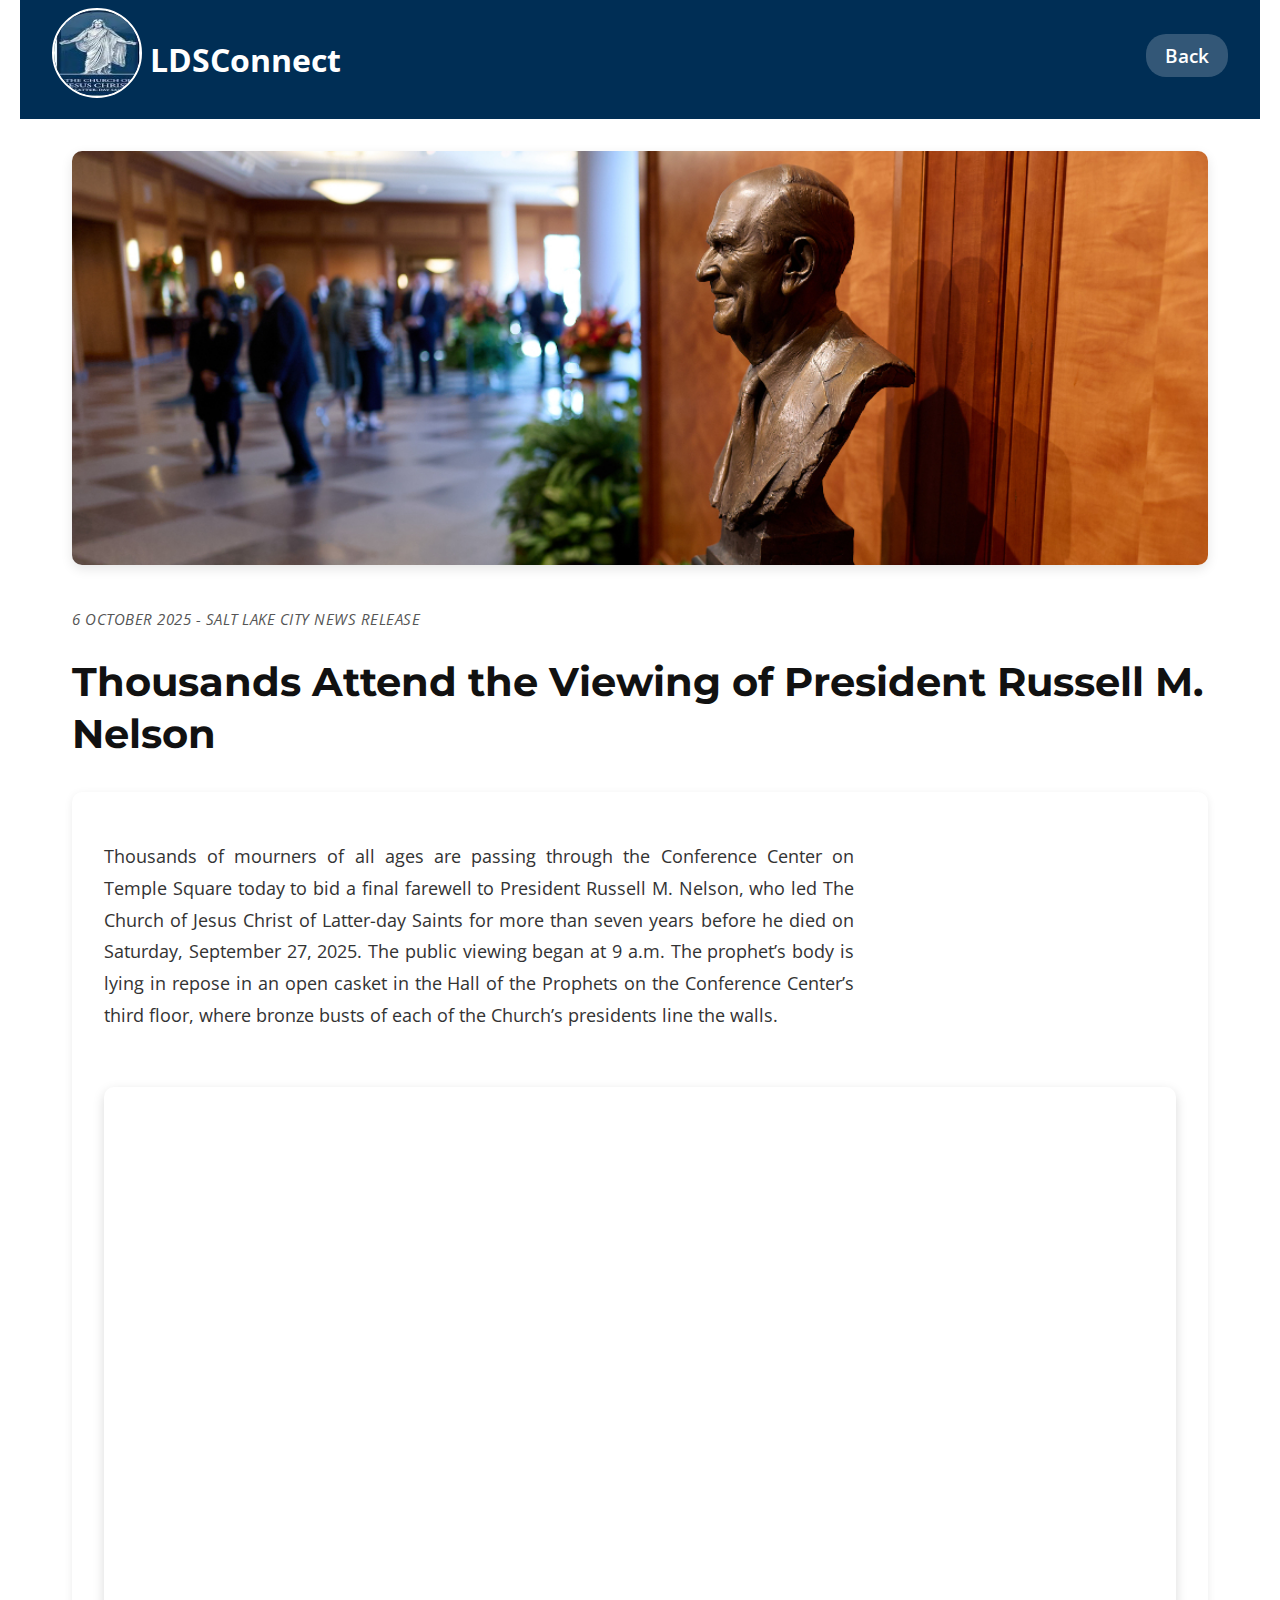
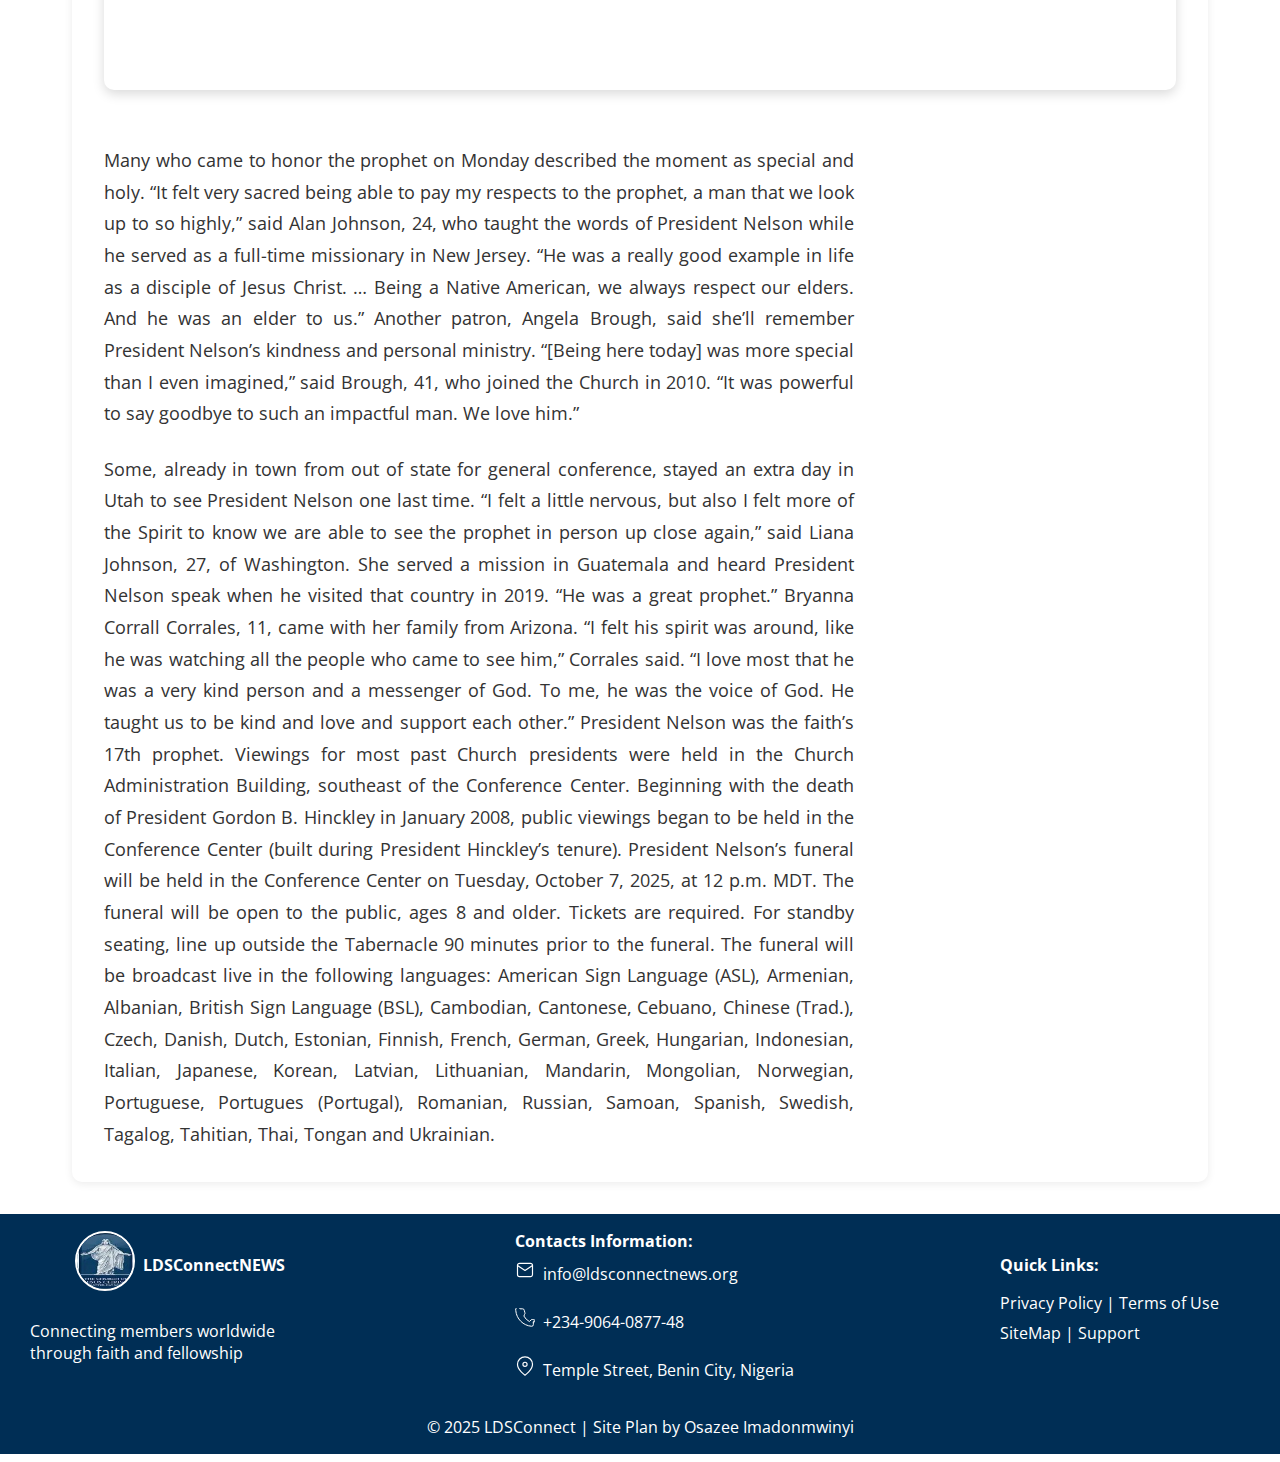
<file: pres.html>
<!DOCTYPE html>
<html lang="en">
<head>
    <meta charset="UTF-8">
    <meta name="viewport" content="width=device-width, initial-scale=1.0">
    <meta name="description" content="LDSConnect Articles - Read inspiring articles, teachings, and insights from church leaders and members worldwide.">
    <meta name="author" content="Osazee Imadonmwinyi">
    <title>LDSConnect | Articles</title>
    <link rel="stylesheet" href="styles/style.css">
    <link rel="stylesheet" href="styles/pres.css">
    <link rel="preconnect" href="https://fonts.googleapis.com">
    <link rel="preconnect" href="https://fonts.gstatic.com" crossorigin>
    <link href="https://fonts.googleapis.com/css2?family=Montserrat:wght@400;700&family=Open+Sans:wght@400;700&display=swap" rel="stylesheet">
    <script src="scripts/scripts.js" defer></script>
</head>
<body>
        <header>
        <div class="logo-items"><span><img src="images/images-logo.jpg" alt="LDSConnect-Image Logo" class="img-logo1"></span><h1>LDSConnect</h1></div>
         <button class="menu-toggle" aria-label="Toggle menu">☰</button>
         <span><a href="./index.html">Back</a></span>
    </header>
    <main>
        <img src="images/presN.jpg" alt="">
        <p>6 October 2025 - SALT LAKE CITY News Release</p>
        <h1>Thousands Attend the Viewing of President Russell M. Nelson</h1>
        <section>
            <p>Thousands of mourners of all ages are passing through the Conference Center on Temple Square today to bid a final farewell to President Russell M. Nelson, who led The Church of Jesus Christ of Latter-day Saints for more than seven years before he died on Saturday, September 27, 2025.

The public viewing began at 9 a.m. The prophet’s body is lying in repose in an open casket in the Hall of the Prophets on the Conference Center’s third floor, where bronze busts of each of the Church’s presidents line the walls.</p>
   <iframe width="560" height="315" src="https://www.youtube.com/embed/m9zxvqu45Tw?si=cEqRrJb_lLKL_skQ" title="YouTube video player" frameborder="0" allow="accelerometer; autoplay; clipboard-write; encrypted-media; gyroscope; picture-in-picture; web-share" referrerpolicy="strict-origin-when-cross-origin" allowfullscreen></iframe>


<p>Many who came to honor the prophet on Monday described the moment as special and holy.

“It felt very sacred being able to pay my respects to the prophet, a man that we look up to so highly,” said Alan Johnson, 24, who taught the words of President Nelson while he served as a full-time missionary in New Jersey. “He was a really good example in life as a disciple of Jesus Christ. … Being a Native American, we always respect our elders. And he was an elder to us.”

Another patron, Angela Brough, said she’ll remember President Nelson’s kindness and personal ministry.

“[Being here today] was more special than I even imagined,” said Brough, 41, who joined the Church in 2010. “It was powerful to say goodbye to such an impactful man. We love him.”</p>

      <p>Some, already in town from out of state for general conference, stayed an extra day in Utah to see President Nelson one last time.

“I felt a little nervous, but also I felt more of the Spirit to know we are able to see the prophet in person up close again,” said Liana Johnson, 27, of Washington. She served a mission in Guatemala and heard President Nelson speak when he visited that country in 2019. “He was a great prophet.”

Bryanna Corrall Corrales, 11, came with her family from Arizona.

“I felt his spirit was around, like he was watching all the people who came to see him,” Corrales said. “I love most that he was a very kind person and a messenger of God. To me, he was the voice of God. He taught us to be kind and love and support each other.”

President Nelson was the faith’s 17th prophet. Viewings for most past Church presidents were held in the Church Administration Building, southeast of the Conference Center. Beginning with the death of President Gordon B. Hinckley in January 2008, public viewings began to be held in the Conference Center (built during President Hinckley’s tenure).

President Nelson’s funeral will be held in the Conference Center on Tuesday, October 7, 2025, at 12 p.m. MDT. The funeral will be open to the public, ages 8 and older. Tickets are required. For standby seating, line up outside the Tabernacle 90 minutes prior to the funeral.

The funeral will be broadcast live in the following languages: American Sign Language (ASL), Armenian, Albanian, British Sign Language (BSL), Cambodian, Cantonese, Cebuano, Chinese (Trad.), Czech, Danish, Dutch, Estonian, Finnish, French, German, Greek, Hungarian, Indonesian, Italian, Japanese, Korean, Latvian, Lithuanian, Mandarin, Mongolian, Norwegian, Portuguese, Portugues (Portugal), Romanian, Russian, Samoan, Spanish, Swedish, Tagalog, Tahitian, Thai, Tongan and Ukrainian.

</p>
        </section>
    </main>
    <footer>
        <div class="footer_container">
        <div class="footer-item1">
            <div class="footer-logo">
            <span><img src="images/images-logo.jpg" alt="" class="footer-img"></span>
            <strong>LDSConnectNEWS</strong>
            </div>
            <p> Connecting members worldwide through faith and fellowship</p>
        </div>
        <div class="footer-item2">
            <p><strong>Contacts Information:</strong></p>
           <div class="contacts-info">
    <a href="mailto:info@ldsconnectnews.org">
      <span class="icon" aria-hidden="true">
        <!-- Email SVG -->
        <svg width="20" height="20" viewBox="0 0 24 24" fill="none" xmlns="http://www.w3.org/2000/svg">
          <path d="M3 6.5A2.5 2.5 0 0 1 5.5 4h13A2.5 2.5 0 0 1 21 6.5v11A2.5 2.5 0 0 1 18.5 20h-13A2.5 2.5 0 0 1 3 17.5v-11z" stroke="currentColor" stroke-width="1.4" stroke-linecap="round" stroke-linejoin="round"/>
          <path d="M21 6.5l-9 6-9-6" stroke="currentColor" stroke-width="1.4" stroke-linecap="round" stroke-linejoin="round"/>
        </svg>
      </span>
      info@ldsconnectnews.org
    </a>
    <a href="tel:+2349064087748">
      <span class="icon" aria-hidden="true">
        <!-- Phone SVG -->
        <svg width="20" height="20" viewBox="0 0 24 24" fill="none" xmlns="http://www.w3.org/2000/svg">
          <path d="M22 16.92v3a2 2 0 0 1-2.18 2c-10.05-.83-18.07-8.85-18.9-18.9A2 2 0 0 1 6.08 1h3a2 2 0 0 1 2 1.72c.12 1.01.38 1.99.77 2.91a2 2 0 0 1-.45 2.11L10.7 9.7a16 16 0 0 0 6.59 6.59l1.95-1.95a2 2 0 0 1 2.11-.45c.92.39 1.9.65 2.9.77A2 2 0 0 1 22 16.92z" stroke="currentColor" stroke-width="1.2" stroke-linecap="round" stroke-linejoin="round"/>
        </svg>
      </span>
      +234-9064-0877-48
    </a>


    <a href="https://www.google.com/maps/search/Temple+Street+Benin+City+Nigeria" target="_blank" rel="noopener">
      <span class="icon" aria-hidden="true">
        <!-- Location SVG -->
        <svg width="20" height="20" viewBox="0 0 24 24" fill="none" xmlns="http://www.w3.org/2000/svg">
          <path d="M21 10c0 7-9 13-9 13s-9-6-9-13a9 9 0 0 1 18 0z" stroke="currentColor" stroke-width="1.4" stroke-linecap="round" stroke-linejoin="round"/>
          <circle cx="12" cy="10" r="2.5" stroke="currentColor" stroke-width="1.4" stroke-linecap="round" stroke-linejoin="round"/>
        </svg>
      </span>
      Temple Street, Benin City, Nigeria
    </a>
</div>

        </div>
        <div class="footer-item3">
            <strong>Quick Links:</strong>
            <p>Privacy Policy | Terms of Use</p>
            <span>SiteMap | Support</span>
        </div>
        </div>
        <p>© 2025 LDSConnect | Site Plan by Osazee Imadonmwinyi</p>
    </footer>

</body>
</html>
</file>
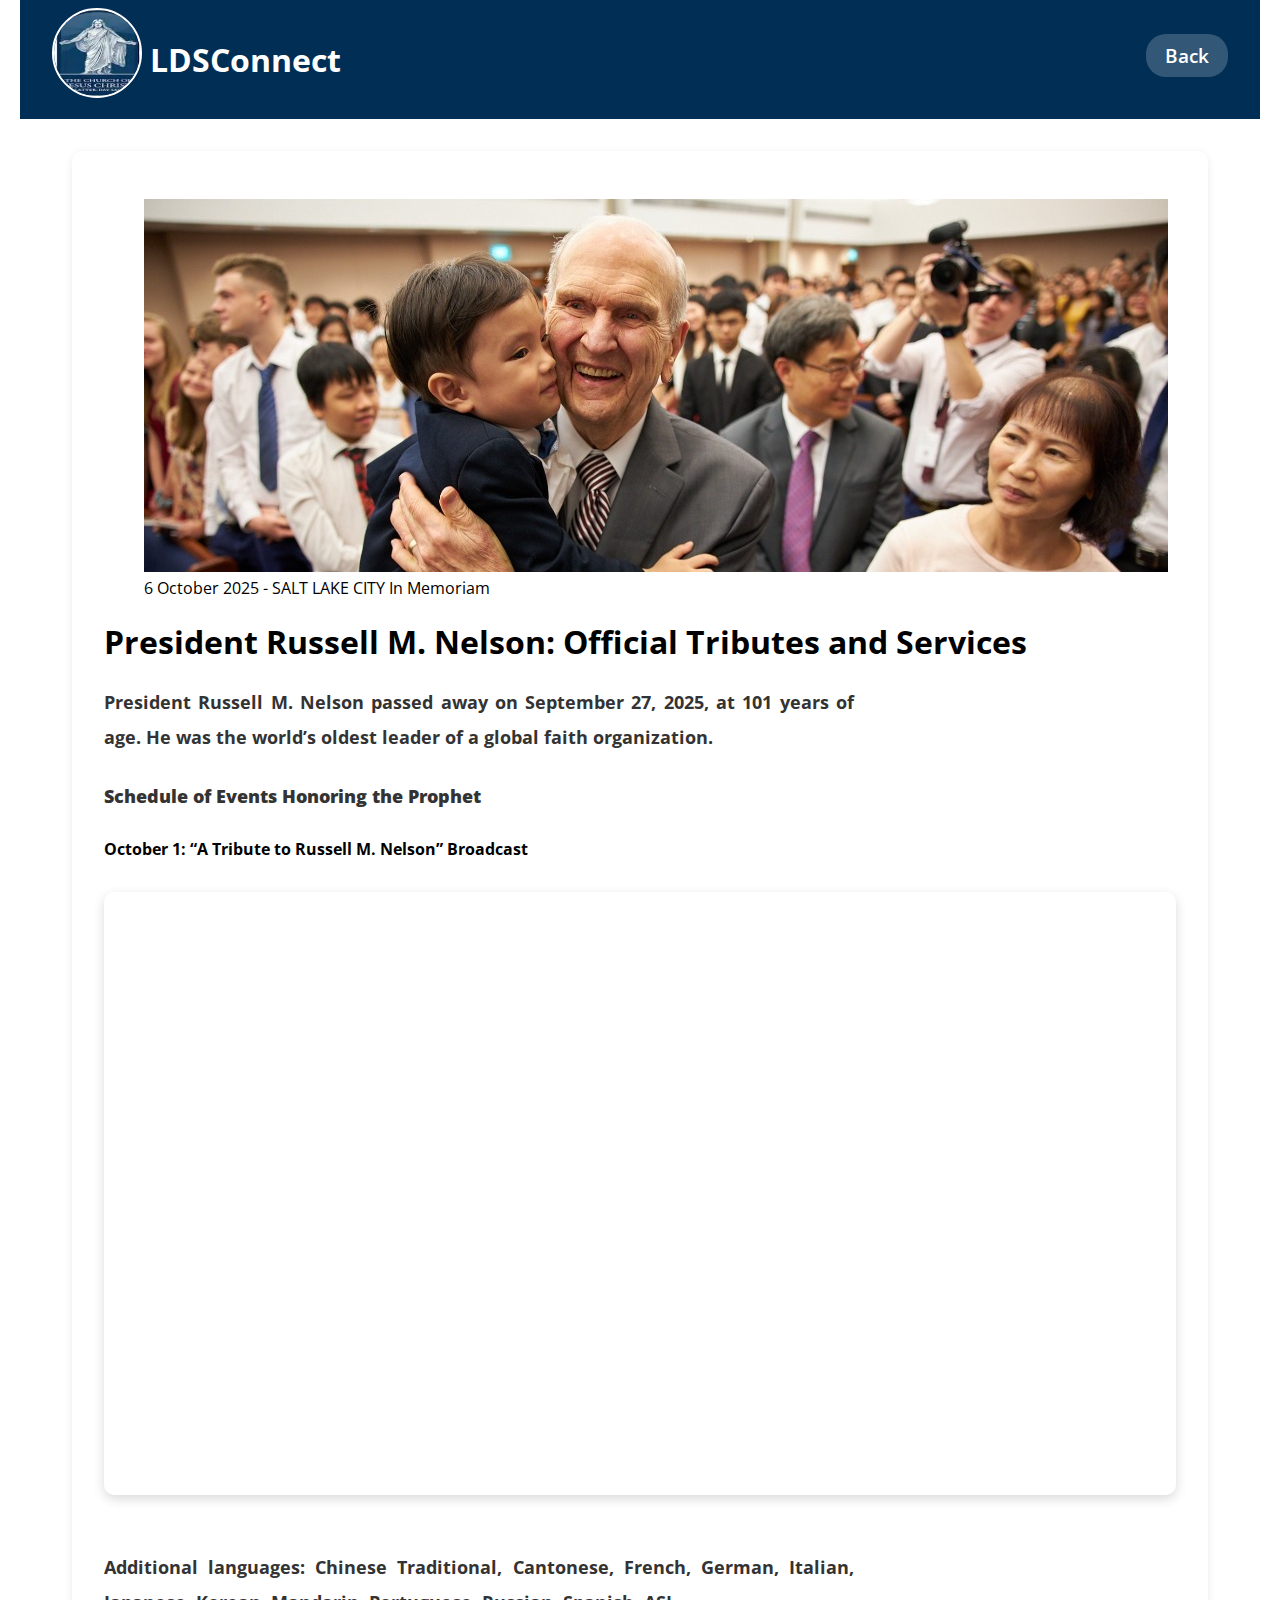
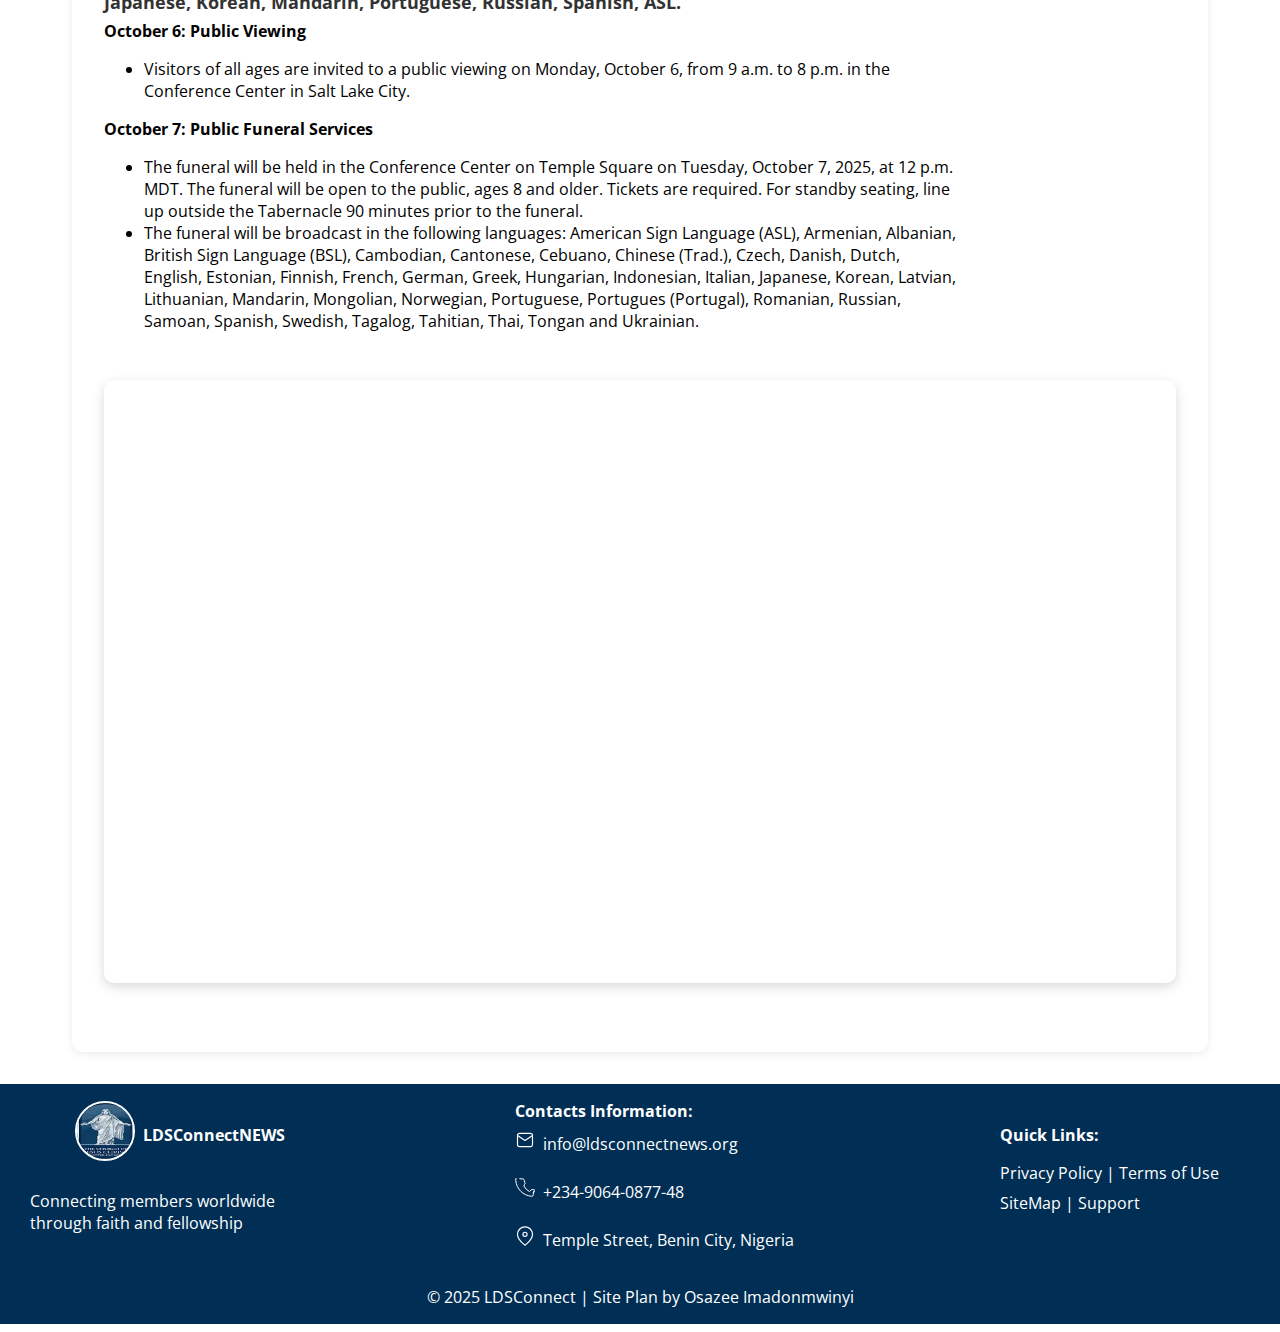
<file: presTribute.html>
<!DOCTYPE html>
<html lang="en">
<head>
    <meta charset="UTF-8">
    <meta name="viewport" content="width=device-width, initial-scale=1.0">
    <meta name="description" content="LDSConnect Articles - Read inspiring articles, teachings, and insights from church leaders and members worldwide.">
    <meta name="author" content="Osazee Imadonmwinyi">
    <title>LDSConnect | Articles</title>
    <link rel="stylesheet" href="styles/style.css">
    <link rel="stylesheet" href="styles/presT.css">
    <link rel="preconnect" href="https://fonts.googleapis.com">
    <link rel="preconnect" href="https://fonts.gstatic.com" crossorigin>
    <link href="https://fonts.googleapis.com/css2?family=Montserrat:wght@400;700&family=Open+Sans:wght@400;700&display=swap" rel="stylesheet">
    <script src="scripts/scripts.js" defer></script>
</head>
<body>
    <header>
        <div class="logo-items"><span><img src="images/images-logo.jpg" alt="LDSConnect-Image Logo" class="img-logo1"></span><h1>LDSConnect</h1></div>
         <span><a href="./index.html">Back</a></span>
    </header>
    <main>
        <section>
            <div>
        <figure>
        <img src="images/tributePic.jpg" alt="Pres. russell M. Nelson with children as a lover of children"  class="tributePic">
        <figcaption>6 October 2025 - SALT LAKE CITY In Memoriam</figcaption>
        </figure>
        <h1>President Russell M. Nelson: Official Tributes and Services</h1>
        </div>
        <div>
            <p>President Russell M. Nelson passed away on September 27, 2025, at 101 years of age. He was the world’s oldest leader of a global faith organization.</p>
            <p><Strong>Schedule of Events Honoring the Prophet</Strong></p>
            <span><strong>October 1: “A Tribute to Russell M. Nelson” Broadcast</strong></span>
            <iframe width="560" height="315" src="https://www.youtube.com/embed/sJMGpGcvkjg?si=B2ISQlBr89_4tLTd" title="YouTube video player" frameborder="0" allow="accelerometer; autoplay; clipboard-write; encrypted-media; gyroscope; picture-in-picture; web-share" referrerpolicy="strict-origin-when-cross-origin" allowfullscreen></iframe>
            <p>Additional languages: Chinese Traditional, Cantonese, French, German, Italian, Japanese, Korean, Mandarin, Portuguese, Russian, Spanish, ASL.</p>
        </div>
        <div class="data1">
            <span><strong>October 6: Public Viewing</strong></span>
            <ul>
                <li>Visitors of all ages are invited to a public viewing on Monday, October 6, from 9 a.m. to 8 p.m. in the Conference Center in Salt Lake City.</li>
            </ul>
        </div>
        <div class="data2">
            <span><strong>October 7: Public Funeral Services</strong></span>
            <ul>
                <li>The funeral will be held in the Conference Center on Temple Square on Tuesday, October 7, 2025, at 12 p.m. MDT. The funeral will be open to the public, ages 8 and older. Tickets are required. For standby seating, line up outside the Tabernacle 90 minutes prior to the funeral.</li>
                <li>The funeral will be broadcast in the following languages: American Sign Language (ASL), Armenian, Albanian, British Sign Language (BSL), Cambodian, Cantonese, Cebuano, Chinese (Trad.), Czech, Danish, Dutch, English, Estonian, Finnish, French, German, Greek, Hungarian, Indonesian, Italian, Japanese, Korean, Latvian, Lithuanian, Mandarin, Mongolian, Norwegian, Portuguese, Portugues (Portugal), Romanian, Russian, Samoan, Spanish, Swedish, Tagalog, Tahitian, Thai, Tongan and Ukrainian.</li>
            </ul>
        </div>
        <iframe width="560" height="315" src="https://www.youtube.com/embed/IdCMvMYQseA?si=WLMCN1YstLJmfVHL" title="YouTube video player" frameborder="0" allow="accelerometer; autoplay; clipboard-write; encrypted-media; gyroscope; picture-in-picture; web-share" referrerpolicy="strict-origin-when-cross-origin" allowfullscreen></iframe>
        </section>
    </main>
     <footer>
        <div class="footer_container">
        <div class="footer-item1">
            <div class="footer-logo">
            <span><img src="images/images-logo.jpg" alt="" class="footer-img"></span>
            <strong>LDSConnectNEWS</strong>
            </div>
            <p> Connecting members worldwide through faith and fellowship</p>
        </div>
        <div class="footer-item2">
            <p><strong>Contacts Information:</strong></p>
           <div class="contacts-info">
    <a href="mailto:info@ldsconnectnews.org">
      <span class="icon" aria-hidden="true">
        <!-- Email SVG -->
        <svg width="20" height="20" viewBox="0 0 24 24" fill="none" xmlns="http://www.w3.org/2000/svg">
          <path d="M3 6.5A2.5 2.5 0 0 1 5.5 4h13A2.5 2.5 0 0 1 21 6.5v11A2.5 2.5 0 0 1 18.5 20h-13A2.5 2.5 0 0 1 3 17.5v-11z" stroke="currentColor" stroke-width="1.4" stroke-linecap="round" stroke-linejoin="round"/>
          <path d="M21 6.5l-9 6-9-6" stroke="currentColor" stroke-width="1.4" stroke-linecap="round" stroke-linejoin="round"/>
        </svg>
      </span>
      info@ldsconnectnews.org
    </a>
    <a href="tel:+2349064087748">
      <span class="icon" aria-hidden="true">
        <!-- Phone SVG -->
        <svg width="20" height="20" viewBox="0 0 24 24" fill="none" xmlns="http://www.w3.org/2000/svg">
          <path d="M22 16.92v3a2 2 0 0 1-2.18 2c-10.05-.83-18.07-8.85-18.9-18.9A2 2 0 0 1 6.08 1h3a2 2 0 0 1 2 1.72c.12 1.01.38 1.99.77 2.91a2 2 0 0 1-.45 2.11L10.7 9.7a16 16 0 0 0 6.59 6.59l1.95-1.95a2 2 0 0 1 2.11-.45c.92.39 1.9.65 2.9.77A2 2 0 0 1 22 16.92z" stroke="currentColor" stroke-width="1.2" stroke-linecap="round" stroke-linejoin="round"/>
        </svg>
      </span>
      +234-9064-0877-48
    </a>


    <a href="https://www.google.com/maps/search/Temple+Street+Benin+City+Nigeria" target="_blank" rel="noopener">
      <span class="icon" aria-hidden="true">
        <!-- Location SVG -->
        <svg width="20" height="20" viewBox="0 0 24 24" fill="none" xmlns="http://www.w3.org/2000/svg">
          <path d="M21 10c0 7-9 13-9 13s-9-6-9-13a9 9 0 0 1 18 0z" stroke="currentColor" stroke-width="1.4" stroke-linecap="round" stroke-linejoin="round"/>
          <circle cx="12" cy="10" r="2.5" stroke="currentColor" stroke-width="1.4" stroke-linecap="round" stroke-linejoin="round"/>
        </svg>
      </span>
      Temple Street, Benin City, Nigeria
    </a>
</div>

        </div>
        <div class="footer-item3">
            <strong>Quick Links:</strong>
            <p>Privacy Policy | Terms of Use</p>
            <span>SiteMap | Support</span>
        </div>
        </div>
        <p>© 2025 LDSConnect | Site Plan by Osazee Imadonmwinyi</p>
    </footer>

    
</body>
</html>
</file>
<file: styles/style.css>
:root {
    --primary-color: #002e55; 
    --secondary-color: #f3f3f3; 
    --accent-color: #25140e; 
    --text-color: #333;
    --heading-color: #111;
    --font-main: 'Montserrat', sans-serif;
    --font-secondary: 'Open Sans', sans-serif;
    --max-width: 1200px;
}

*{
    box-sizing: border-box;
}


body{
    margin: 0;
    padding: 0;
    font-family: var(--font-secondary);
}

a {
    text-decoration: none;
    color: inherit;
}

p, span {
    margin-bottom: 0.5rem;
}

.logo-items{
    display: flex;
    align-items: center;
    gap: 0.5rem;;
}

.img-logo1{
    width: 90px;
    height: 90px;
    border-radius: 50%;
    border:2px solid white;
}

.menu-toggle {
    display: none;
    font-size: 1.5rem;
    background: none;
    border: none;
    color: #fff;
    cursor: pointer;
}



.contact-content{
    margin: 20px;
    padding: 10px;

}

.icon-items{
    width: 30px;
    height: 30px;
}

.booked-event{
    padding: 8px;
}

.booked-event input{
    width: 100%;
    max-width: 200px;
    height: 30px;
    padding: 4px;
}

.booked-event p{
    font-size: medium;
    line-height: 1.3;
    font-weight: 600;
}


header{
    display: flex;
    align-items: center;
    margin: 0px 20px;
    padding: 0.5rem 2rem;
    background-color: var(--primary-color);
    justify-content: space-between;
    color: #fff;
    flex-wrap: wrap;
    position: relative;
}

header nav.nav-items a {
    margin: 2.5rem;
    font-weight: 600;
    color: #fff;
    transition: color 0.3s ease;
}

header nav.nav-items a:hover {
    color: var(--accent-color);
    background-color: #f3f3f3;
    padding: 4px;
    border-radius: 30%;
}

.section {
    margin-bottom: 2rem;
}

main {
    max-width: var(--max-width);
    margin: 2rem auto;
    padding: 0 1rem;
}

.slide-image{
    position: relative;
    text-align: center;
 
}

.slide-image img{
    width: 100%;
    height: 450px;
    border-radius: 10px;
}

.event-items{
   width: 500px;
   position: absolute;
   top: 50%;
   left: 30%;
   padding: 1rem;
   transform: translate(-50%, -50%);
}

.btnItems{
  background: var(--primary-color);
  color: #fff;
  border: none;
  padding: 0.5rem 1.2rem;
  border-radius: 20px;
  cursor: pointer;
  transition: background 0.3s ease;
}

.btnItems:hover{
    background-color: #fff;
    color: black;
    font-weight: bold;
}

.event-items h2{
    color: white;
    font-size: clamp(1.2rem, 4vw, 2rem);
}
.articles-info{
    width: 90%;
    margin: auto;
}

.articles-info h2{
    font-size: clamp(1.5rem, 4vw, 2rem);
}
.info-container{
    width: 90%;
    display: grid;
    grid-template-columns: 1fr 1fr;
    margin: auto;
    gap: 20px;
}



.news-data,
.date-text{
    display: flex;
    align-items: center;
    gap: 8px;
    border: 3px solid black;
    padding: 0 4px;
    margin-bottom: 1rem;
}

.date-text h4{
    border: 2px solid white;
    text-wrap: wrap;
    font-size: 24px;
    text-align: center;
    width: 60px;
    height: 60;
    background-color: #002e55;
    color: white;
    border-radius: 30%;
}

.event{
    padding: 0px 8px;
}
.info-text{
    width: 100%;
    max-width: 300px;
    min-height: 50px;
    height: 50px;
    text-align: left;
    font-size: clamp(0.9rem, 2.5vw, 1.1rem);
}



.images-news{
    width: 80px;
    height: 80px;
    min-width: 60px;
    min-height: 60px;
    border-radius: 50%;
    object-fit: cover;
}

.info-text1{
    padding: 4px;
    font-size: clamp(0.8rem, 2vw, 1rem);
}

.article-card:hover img {
  transform: scale(1.03);
}

.article-card .card-body {
  padding:.75rem;
  flex:1 0 auto;
}
.article-card .card-actions {
  padding:.5rem;
  display:flex;
  gap:.5rem;
  justify-content:space-between;
}

.btn-learn, .btn-fav {
  background: #002e55;
  color: #fff;
  border: none;
  padding: .4rem .6rem;
  border-radius: 4px;
  cursor: pointer;
}

.btn-fav { background: transparent; 
    color: #002e55; 
}

.modal {
  position: fixed;
  inset: 0;
  display: none;
  align-items: center;
  justify-content:center;
  background: rgba(0,0,0,0.5);
  z-index: 1000;
}

.modal[aria-hidden="false"] { 
    display:flex; 
}

.modal-panel {
  background:#fff;
  max-width:720px;
  width:90%;
  padding:1rem;
  border-radius:8px;
  box-shadow: 0 12px 30px rgba(0,0,0,0.3);
  outline:none;
  position: relative;
  max-height: 90vh;
  overflow-y: auto;
}
.modal-close {
  position:absolute;
  right:1rem;
  top:1rem;
  background:transparent;
  border:0;
  font-size:1.5rem;
  cursor:pointer;
}

.article-card img {
  width:100%;
  height:160px;
  object-fit:cover;
  display:block;
  transition: transform .25s ease;
}

.articles-card img:hover{
  transform: scale(1.1);
  transition: transform 0.3s ease;
}

.card{
   text-align: center;
   border: 1px solid black;
   padding: 2px;
   font-size: large;
   cursor: pointer;
   min-height: 100px;
}

.card p{
    font-style: italic;
}

span a{
    font-size: larger;
    font-weight: bold;
    color: white;
}

footer{
    background-color: #002e55;
    height: auto;
}

.footer-img{
    height: 60px;
    width: 60px;
    border-radius: 50%;
    margin-top: 4px;
    border: 2px solid white;
}

.footer-logo{
    display: flex;
    align-items: center;
    justify-content: center;
    gap: 0.5rem;
}

.footer-item1{
    width: 100%;
    max-width: 300px;
}

.footer-item1 p{
    text-align: start;
}

.footer_container{
    display: flex;
    align-items: center;
    justify-content: space-between;
    color: white;
    margin: 0 30px;
    gap: 2rem;
    flex-wrap: wrap;
}

footer > p{
    text-align: center;
    color: white;
    padding: 1rem;
}


.contacts-info {
  display: grid;
  gap: 20px;
  line-height: 0.1px;
}

.contacts-info a{
  margin: 0;
  display: flex;
  align-items: center;
  gap: 0.5rem;
  color: inherit;            
  text-decoration: none;
}

.footer-item2{
    width: 100%;
    max-width: 300px;
}

.footer-item2 p{
text-align: start;
}

.footer-item3{
    width: 100%;
    max-width: 250px;
}

.event-section{
    display: flex;
    gap: 2rem;
}

.articles-card {
  display: grid;
  grid-template-columns: repeat(auto-fit, minmax(220px, 1fr));
  gap: 1rem;
  margin-top: 1rem;
}

.article-card {
  background: #fff;
  border-radius: 8px;
  box-shadow: 0 6px 16px rgba(0,0,0,0.06);
  overflow: hidden;
  display:flex;
  flex-direction:column;
}


.skip-link {
  position:absolute;
  left:-9999px;
  top:auto;
  width:1px;
  height:1px;
  overflow:hidden;
}

.skip-link:focus {
  left: 1rem;
  top:1rem;
  width:auto;
  height:auto;
  background-color: #fff;
  padding: .5rem;
  border-radius: 4px;
  z-index: 999;
}

.event-container{
    display: flex;
    align-items: center;
    gap: 20px;
    margin: 24px 0;
}

.event-list{
    width: 70%;
}

.sidebar{
    width: 30%;
    border: 1px solid black;
    min-height: 400px;
    background-color: #002e55;
    color: white;
    border-radius: 10px;
    padding: 1rem;
}

.recentitems{
    display: flex;
    gap: 10px;
    align-items: center;
    padding-left: 8px;
    margin: 10px 0px;
}
.recent-event-image{
    width: 100px;
    height: 100px;
    border-radius: 8px;
}

.contact-text{
    display: flex;
}



.recent-event-text span{
   font-size: x-small;
}

.recent-event-text p {
    font-size: large;
    font-weight: 900;
}



.event-details{
    margin: 4px;
    padding: 4px;
}

.event-heading{
    margin: 20px;
}

.event-image1{
    width: 100%;
    max-width: 300px;
    height: auto;
    min-height: 200px;
    object-fit: cover;
    border-radius: 8px;
}

input, button{
    padding: .5rem;
    margin-bottom: 1rem;
    font-size: 1rem;
}


.submit-btn {
    background-color: var(--primary-color);
    color: #fff;
    border: none;
    border-radius: 20px;
    padding: 0.5rem 1.5rem;
    cursor: pointer;
}

.submit-btn:hover {
    background-color: var(--accent-color);

}


@media (max-width: 1024px){
    .info-container{
        grid-template-columns: 1fr;
    }

    .event-section{
        flex-direction: column;
    }

    .event-list,
    .sidebar{
        width: 100%;
    }

    header{
        margin: 0;
        padding: 1rem;
    }

    header nav.nav-items{
        width: 100%;
        margin-top: 1rem;
        display: flex;
        flex-wrap: wrap;
        gap: 1rem;
        justify-content: center;
    }

    header nav.nav-items a{
        margin: .5rem;
    }

}


@media (max-width: 768px) {

    .event-container {
    position: relative;
  }

  .event-items {
    position: absolute;
    bottom: 10px; 
    transform: translateX(-50%);
    background-color: rgba(0, 46, 85, 0.9); 
    color: white;
    padding: 0.8rem;
    width: 100%;
    margin-left: 350px;
    border-radius: 5px;
  }

  .news-data, .date-text, .event-container {
        flex-direction: column;
        justify-content: space-between;
    }

    header nav.nav-items{
        flex-direction: column;
        width: 100%;
        max-height: 0;
        overflow: hidden;
    }

    header nav.nav-items.show{
        max-height: 500px;
    }

    header nav.nav-items a{
        display: block;
        margin: 0.5rem 0;
    }

    header {
        flex-direction: column;
        align-items: flex-start;
    }

    .slide-image .event-items {
        position: static;
        margin-top: 1rem;
    }

    .menu-toggle{
        display: block;
    }
}


@media (max-width: 480px) {
    header{
        padding: 0.5rem;
    }

    .event-container {
    position: relative;
  }

   .event-container img {
    width: 100%;
    height: auto;
    display: block;
  }

  .event-items {
    position: absolute;
    bottom: 10px; 
    transform: translateX(-50%);
    background-color: rgba(0, 46, 85, 0.9);
    color: white;
    padding: 0.8rem;
    width: 90%;
    margin-left: 170px;
    border-radius: 5px;
  }

    .footer-item2{
        display: block;
        margin: auto 0;
        text-align: center;
    }

    .footer-item3,
    .footer-item1 p{
         display: none;
    }

    header nav.nav-items a {
        font-size: 0.9rem;

    }

    .footer_container {
        width: 100%;
        flex-direction: column;
        gap: 1rem;
    }
}
</file>
<file: styles/gilbert.css>
/* ====== Base Styles ====== */
body {
  font-family: 'Open Sans', sans-serif;
  line-height: 1.6;
  margin: 0;
  padding: 0;
  background-color: #fafafa;
  color: #222;
}

/* Header */
header {
  display: flex;
  justify-content: space-between;
  align-items: center;
  background-color: #002147;
  color: #fff;
  padding: 1rem 2rem;
  flex-wrap: wrap;
}

header h1 {
  font-family: 'Montserrat', sans-serif;
  font-size: 1.5rem;
  margin: 0;
}

.logo-items {
  display: flex;
  align-items: center;
  gap: 10px;
}

.img-logo1 {
  width: 50px;
  height: 50px;
  border-radius: 50%;
}

header a {
  text-decoration: none;
  background-color: #fff;
  color: #002147;
  padding: 0.5rem 1rem;
  border-radius: 20px;
  font-weight: bold;
  transition: 0.3s;
}

header a:hover {
  background-color: #e4e4e4;
}

/* Main Content */
h1 {
  font-family: 'Montserrat', sans-serif;
  color: #002147;
  text-align: center;
  margin: 1.5rem auto;
  padding: 0 1rem;
  font-size: 1.8rem;
}

p {
  padding: 0 1rem;
  max-width: 900px;
  margin: 0 auto 1rem;
  text-align: justify;
}

/* Figures & Images */
figure {
  margin: 2rem auto;
  max-width: 900px;
  text-align: center;
}

figure img {
  width: 100%;
  height: auto;
  border-radius: 10px;
}

figcaption {
  font-size: 0.9rem;
  color: #555;
  margin-top: 0.5rem;
}

/* Footer (optional if you have one)
footer {
  text-align: center;
  padding: 1rem;
  background-color: #002147;
  color: #fff;
}
*/

/* ====== RESPONSIVE DESIGN ====== */

/* ----- Mobile Phones (max 600px) ----- */
@media (max-width: 600px) {
  header {
    flex-direction: column;
    text-align: center;
    padding: 1rem;
  }

  header h1 {
    font-size: 1.3rem;
  }

  .img-logo1 {
    width: 40px;
    height: 40px;
  }

  header a {
    margin-top: 0.5rem;
    padding: 0.4rem 0.8rem;
    font-size: 0.9rem;
  }

  h1 {
    font-size: 1.4rem;
  }

  p {
    font-size: 0.95rem;
    padding: 0 0.8rem;
  }

  figure {
    width: 100%;
    margin: 1rem 0;
  }

  figcaption {
    font-size: 0.85rem;
  }
}

/* ----- Tablets (600px - 1024px) ----- */
@media (min-width: 601px) and (max-width: 1024px) {
  header h1 {
    font-size: 1.6rem;
  }

  p {
    font-size: 1rem;
  }

  figure {
    max-width: 95%;
  }
}

/* ----- Desktop (above 1024px) ----- */
@media (min-width: 1025px) {
  body {
    padding: 1rem 3rem;
  }

  h1 {
    font-size: 2rem;
  }

  p {
    font-size: 1.05rem;
  }

  figure img {
    width: 90%;
  }
}
</file>
<file: styles/pres.css>
/* Articles Page Specific Styles - Add to your existing style.css */

/* ===== ARTICLES PAGE STYLES ===== */

/* Main content area */
main {
    max-width: var(--max-width);
    margin: 2rem auto;
    padding: 0 2rem;
}

/* Article header image */
main > img {
    width: 100%;
    max-width: 100%;
    height: auto;
    max-height: 500px;
    object-fit: cover;
    border-radius: 10px;
    margin-bottom: 1.5rem;
    box-shadow: 0 4px 12px rgba(0,0,0,0.1);
}

/* Article metadata (date and location) */
main > p:first-of-type {
    color: #666;
    font-size: 0.95rem;
    font-style: italic;
    margin-bottom: 1rem;
    text-transform: uppercase;
    letter-spacing: 0.5px;
}

/* Article main heading */
main > h1 {
    font-size: clamp(1.8rem, 4vw, 2.5rem);
    color: var(--heading-color);
    margin-bottom: 2rem;
    line-height: 1.3;
    font-family: var(--font-main);
}

/* Article section */
main section {
    background: #fff;
    padding: 2rem;
    border-radius: 10px;
    box-shadow: 0 2px 8px rgba(0,0,0,0.08);
    margin-bottom: 2rem;
}

/* Article paragraphs */
main section p {
    font-size: clamp(1rem, 2vw, 1.1rem);
    line-height: 1.8;
    color: var(--text-color);
    margin-bottom: 1.5rem;
    text-align: justify;
}

main section p:last-child {
    margin-bottom: 0;
}

/* YouTube iframe container */
main section iframe {
    width: 100%;
    max-width: 100%;
    height: auto;
    aspect-ratio: 16 / 9;
    border-radius: 10px;
    margin: 2rem 0;
    box-shadow: 0 4px 12px rgba(0,0,0,0.15);
}

/* Header back link styling */
header > span {
    display: inline-block;
}

header > span a {
    background: rgba(255, 255, 255, 0.2);
    padding: 0.5rem 1.2rem;
    border-radius: 20px;
    font-weight: 600;
    transition: all 0.3s ease;
    display: inline-block;
}

header > span a:hover {
    background: #fff;
    color: var(--primary-color);
}

/* Quote styling (if needed) */
main section blockquote {
    border-left: 4px solid var(--primary-color);
    padding-left: 1.5rem;
    margin: 2rem 0;
    font-style: italic;
    color: #555;
}

/* ===== TABLET RESPONSIVE (1024px and below) ===== */
@media (max-width: 1024px) {
    main {
        padding: 0 1.5rem;
        margin: 1.5rem auto;
    }

    main > img {
        max-height: 400px;
    }

    main section {
        padding: 1.5rem;
    }

    main > h1 {
        font-size: clamp(1.6rem, 3.5vw, 2.2rem);
    }

    main section iframe {
        margin: 1.5rem 0;
    }
}

/* ===== MOBILE RESPONSIVE (768px and below) ===== */
@media (max-width: 768px) {
    main {
        padding: 0 1rem;
        margin: 1rem auto;
    }

    main > img {
        max-height: 300px;
        margin-bottom: 1rem;
        border-radius: 8px;
    }

    main > p:first-of-type {
        font-size: 0.85rem;
        margin-bottom: 0.8rem;
    }

    main > h1 {
        font-size: clamp(1.4rem, 5vw, 1.8rem);
        margin-bottom: 1.5rem;
        line-height: 1.4;
    }

    main section {
        padding: 1.2rem;
        border-radius: 8px;
        margin-bottom: 1.5rem;
    }

    main section p {
        font-size: clamp(0.95rem, 2.5vw, 1.05rem);
        line-height: 1.7;
        text-align: left;
        margin-bottom: 1.2rem;
    }

    main section iframe {
        margin: 1.5rem 0;
        border-radius: 8px;
        height: auto;
        min-height: 200px;
    }

    /* Header adjustments for articles page */
    header {
        flex-wrap: wrap;
        gap: 0.5rem;
    }

    header > span {
        order: 3;
        width: 100%;
        text-align: center;
        margin-top: 0.5rem;
    }

    header > span a {
        padding: 0.4rem 1rem;
        font-size: 0.9rem;
        display: inline-block;
        width: auto;
    }

    /* Ensure menu toggle stays visible */
    .menu-toggle {
        order: 2;
    }

    .logo-items {
        order: 1;
        flex: 1;
    }
}

/* ===== SMALL MOBILE (480px and below) ===== */
@media (max-width: 480px) {
    main {
        padding: 0 0.75rem;
        margin: 0.75rem auto;
    }

    main > img {
        max-height: 250px;
        margin-bottom: 0.8rem;
        border-radius: 6px;
    }

    main > p:first-of-type {
        font-size: 0.8rem;
        margin-bottom: 0.7rem;
    }

    main > h1 {
        font-size: clamp(1.2rem, 6vw, 1.5rem);
        margin-bottom: 1.2rem;
    }

    main section {
        padding: 1rem;
        border-radius: 6px;
    }

    main section p {
        font-size: 0.9rem;
        line-height: 1.6;
        margin-bottom: 1rem;
    }

    main section iframe {
        margin: 1.2rem 0;
        border-radius: 6px;
        min-height: 180px;
    }

    header > span a {
        padding: 0.35rem 0.8rem;
        font-size: 0.85rem;
    }

    /* Adjust logo for very small screens */
    .img-logo1 {
        width: 45px;
        height: 45px;
    }

    .logo-items h1 {
        font-size: 1rem;
    }
}

/* ===== PRINT STYLES ===== */
@media print {
    header,
    footer,
    header > span,
    .menu-toggle {
        display: none;
    }

    main {
        max-width: 100%;
        padding: 0;
    }

    main section {
        box-shadow: none;
        border: 1px solid #ddd;
    }

    main section iframe {
        display: none;
    }

    main section iframe::after {
        content: "Video content available online";
        display: block;
        padding: 1rem;
        background: #f5f5f5;
        text-align: center;
    }
}

/* ===== ACCESSIBILITY IMPROVEMENTS ===== */

/* Focus states for keyboard navigation */
main section p:focus,
main section iframe:focus,
header > span a:focus {
    outline: 2px solid var(--primary-color);
    outline-offset: 2px;
}

/* Improved contrast for article metadata */
main > p:first-of-type {
    color: #555;
}

/* Better line height for readability */
main section p {
    max-width: 75ch; /* Optimal line length for reading */
}

/* Ensure iframe is keyboard accessible */
main section iframe {
    border: 2px solid transparent;
    transition: border-color 0.3s ease;
}

main section iframe:focus {
    border-color: var(--primary-color);
}

/* ===== RESPONSIVE IMAGES ===== */
@media (max-width: 1200px) {
    main > img {
        max-height: 450px;
    }
}

@media (max-width: 900px) {
    main > img {
        max-height: 350px;
    }
}

@media (max-width: 600px) {
    main > img {
        max-height: 250px;
    }
}

/* ===== LANDSCAPE MODE MOBILE ===== */
@media (max-width: 768px) and (orientation: landscape) {
    main > img {
        max-height: 200px;
    }

    main section iframe {
        min-height: 250px;
    }
}

/* ===== EXTRA ENHANCEMENTS ===== */

/* Add reading progress indicator (optional) */
.reading-progress {
    position: fixed;
    top: 0;
    left: 0;
    width: 0%;
    height: 3px;
    background: var(--primary-color);
    z-index: 1000;
    transition: width 0.2s ease;
}

/* Smooth scroll behavior */
html {
    scroll-behavior: smooth;
}

/* Improve text selection */
main section p::selection {
    background: rgba(0, 46, 85, 0.2);
    color: inherit;
}

/* Add loading state for images */
main > img {
    background: linear-gradient(90deg, #f0f0f0 25%, #e0e0e0 50%, #f0f0f0 75%);
    background-size: 200% 100%;
    animation: loading 1.5s ease-in-out infinite;
}

main > img[src] {
    animation: none;
    background: none;
}

@keyframes loading {
    0% {
        background-position: 200% 0;
    }
    100% {
        background-position: -200% 0;
    }
}
</file>
<file: styles/presT.css>
/* Articles Page Specific Styles - Add to your existing style.css */

/* ===== ARTICLES PAGE STYLES ===== */

/* Main content area */
main {
    max-width: var(--max-width);
    margin: 2rem auto;
    padding: 0 2rem;
}


/* Article section */
main section {
    background: #fff;
    padding: 2rem;
    border-radius: 10px;
    box-shadow: 0 2px 8px rgba(0,0,0,0.08);
    margin-bottom: 2rem;
}

/* Article paragraphs */
main section p {
    font-size: clamp(1rem, 2vw, 1.1rem);
    line-height: 2;
    color: var(--text-color);
    margin-bottom: 1.5rem;
    text-align: justify;
    font-weight: bold;
}


main section p:last-child {
    margin-bottom: 0;
}

/* YouTube iframe container */
main section iframe {
    width: 100%;
    max-width: 100%;
    height: auto;
    aspect-ratio: 16 / 9;
    border-radius: 10px;
    margin: 2rem 0;
    box-shadow: 0 4px 12px rgba(0,0,0,0.15);
}

.data2,
.data1{
    width: 80%;
}

/* Header back link styling */
header > span {
    display: inline-block;
}

header > span a {
    background: rgba(255, 255, 255, 0.2);
    padding: 0.5rem 1.2rem;
    border-radius: 20px;
    font-weight: 600;
    transition: all 0.3s ease;
    display: inline-block;
}

header > span a:hover {
    background: #fff;
    color: var(--primary-color);
}

/* Quote styling (if needed) */
main section blockquote {
    border-left: 4px solid var(--primary-color);
    padding-left: 1.5rem;
    margin: 2rem 0;
    font-style: italic;
    color: #555;
}

/* ===== TABLET RESPONSIVE (1024px and below) ===== */
@media (max-width: 1024px) {
    main {
        padding: 0 1.5rem;
        margin: 1.5rem auto;
    }

    main > img {
        max-height: 400px;
    }

    main section {
        padding: 1.5rem;
    }

    main > h1 {
        font-size: clamp(1.6rem, 3.5vw, 2.2rem);
    }

    main section iframe {
        margin: 1.5rem 0;
    }
}

/* ===== MOBILE RESPONSIVE (768px and below) ===== */
@media (max-width: 768px) {
    main {
        padding: 0 1rem;
        margin: 1rem auto;
    }

    main > img {
        max-height: 300px;
        margin-bottom: 1rem;
        border-radius: 8px;
    }

    main > p:first-of-type {
        font-size: 0.85rem;
        margin-bottom: 0.8rem;
    }

    main > h1 {
        font-size: clamp(1.4rem, 5vw, 1.8rem);
        margin-bottom: 1.5rem;
        line-height: 1.4;
    }

    main section {
        padding: 1.2rem;
        border-radius: 8px;
        margin-bottom: 1.5rem;
    }

    main section p {
        font-size: clamp(0.95rem, 2.5vw, 1.05rem);
        line-height: 1.7;
        text-align: left;
        margin-bottom: 1.2rem;
    }

    main section iframe {
        margin: 1.5rem 0;
        border-radius: 8px;
        height: auto;
        min-height: 200px;
    }

    .tributePic{
       width: 100%;
       min-height: 600px;
       height: auto;
       min-height: 200px;
    }

    /* Header adjustments for articles page */
    header {
        flex-wrap: wrap;
        gap: 0.5rem;
    }

    header > span {
        order: 3;
        width: 100%;
        text-align: center;
        margin-top: 0.5rem;
    }

    header > span a {
        padding: 0.4rem 1rem;
        font-size: 0.9rem;
        display: inline-block;
        width: auto;
    }

    /* Ensure menu toggle stays visible */
    .menu-toggle {
        order: 2;
    }

    .logo-items {
        order: 1;
        flex: 1;
    }
}

/* ===== SMALL MOBILE (480px and below) ===== */
@media (max-width: 480px) {
    main {
        padding: 0 0.75rem;
        margin: 0.75rem auto;
    }

    main > img {
        max-height: 250px;
        margin-bottom: 0.8rem;
        border-radius: 6px;
    }

    main > p:first-of-type {
        font-size: 0.8rem;
        margin-bottom: 0.7rem;
    }

    main > h1 {
        font-size: clamp(1.2rem, 6vw, 1.5rem);
        margin-bottom: 1.2rem;
    }

    main section {
        padding: 1rem;
        border-radius: 6px;
    }

    main section p {
        font-size: 0.9rem;
        line-height: 1.6;
        margin-bottom: 1rem;
    }

    main section iframe {
        margin: 1.2rem 0;
        border-radius: 6px;
        min-height: 180px;
    }

    header > span a {
        padding: 0.35rem 0.8rem;
        font-size: 0.85rem;
    }

    /* Adjust logo for very small screens */
    .img-logo1 {
        width: 45px;
        height: 45px;
    }

    .logo-items h1 {
        font-size: 1rem;
    }
}

/* ===== PRINT STYLES ===== */
@media print {
    header,
    footer,
    header > span,
    .menu-toggle {
        display: none;
    }

    main {
        max-width: 100%;
        padding: 0;
    }

    main section {
        box-shadow: none;
        border: 1px solid #ddd;
    }

    main section iframe {
        display: none;
    }

    main section iframe::after {
        content: "Video content available online";
        display: block;
        padding: 1rem;
        background: #f5f5f5;
        text-align: center;
    }
}

/* ===== ACCESSIBILITY IMPROVEMENTS ===== */

/* Focus states for keyboard navigation */
main section p:focus,
main section iframe:focus,
header > span a:focus {
    outline: 2px solid var(--primary-color);
    outline-offset: 2px;
}

/* Improved contrast for article metadata */
main > p:first-of-type {
    color: #555;
}

/* Better line height for readability */
main section p {
    max-width: 75ch; /* Optimal line length for reading */
}

/* Ensure iframe is keyboard accessible */
main section iframe {
    border: 2px solid transparent;
    transition: border-color 0.3s ease;
}

main section iframe:focus {
    border-color: var(--primary-color);
}

/* ===== RESPONSIVE IMAGES ===== */
@media (max-width: 1200px) {
    main > img {
        max-height: 450px;
    }
}

@media (max-width: 900px) {
    main > img {
        max-height: 350px;
    }
}

@media (max-width: 600px) {
    main > img {
        max-height: 250px;
    }
}

/* ===== LANDSCAPE MODE MOBILE ===== */
@media (max-width: 768px) and (orientation: landscape) {
    main > img {
        max-height: 200px;
    }

    main section iframe {
        min-height: 250px;
    }
}

/* ===== EXTRA ENHANCEMENTS ===== */



/* Smooth scroll behavior */
html {
    scroll-behavior: smooth;
}

/* Improve text selection */
main section p::selection {
    background: rgba(0, 46, 85, 0.2);
    color: inherit;
}

/* Add loading state for images */
main > img {
    background: linear-gradient(90deg, #f0f0f0 25%, #e0e0e0 50%, #f0f0f0 75%);
    background-size: 200% 100%;
    animation: loading 1.5s ease-in-out infinite;
}

main > img[src] {
    animation: none;
    background: none;
}

@keyframes loading {
    0% {
        background-position: 200% 0;
    }
    100% {
        background-position: -200% 0;
    }
}
</file>
<file: styles/conf-news.css>
/* ===== Base Reset & Typography ===== */
* {
  margin: 0;
  padding: 0;
  box-sizing: border-box;
}

body {
  font-family: 'Open Sans', Arial, sans-serif;
  line-height: 1.6;
  color: #222;
  background-color: #fafafa;
  padding: 0 1rem;
}

/* ===== Header ===== */
header {
  background-color: #2b2b2b;
  color: #fff;
  padding: 1rem;
  display: flex;
  justify-content: space-between;
  align-items: center;
  flex-wrap: wrap;
}

.chart_card{
    width: 450px;
    height: 700px;
}
header h1 {
  font-family: 'Montserrat', sans-serif;
  font-size: 1.5rem;
  margin-left: 0.5rem;
}

.logo-items {
  display: flex;
  align-items: center;
}

.img-logo1 {
  width: 40px;
  height: 40px;
  border-radius: 50%;
}

header a {
  color: #fff;
  text-decoration: none;
  background: #0077cc;
  padding: 0.4rem 0.8rem;
  border-radius: 6px;
  font-weight: 600;
}

header a:hover {
  background: #005fa3;
}

/* ===== Main Content ===== */
main {
  max-width: 1000px;
  margin: 2rem auto;
  background-color: #fff;
  padding: 2rem;
  border-radius: 12px;
  box-shadow: 0 4px 10px rgba(0,0,0,0.1);
}

main h1 {
  font-family: 'Montserrat', sans-serif;
  font-size: 1.8rem;
  margin-bottom: 1rem;
  color: #222;
}

main p {
  margin-bottom: 1rem;
}

figure {
  margin: 1.5rem 0;
  text-align: center;
}

figure img {
  width: 100%;
  max-width: 700px;
  height: auto;
  border-radius: 8px;
}

figcaption {
  font-size: 0.9rem;
  color: #555;
  margin-top: 0.5rem;
  line-height: 1.4;
}

/* ===== Iframe (Video Section) ===== */
iframe {
  display: block;
  width: 100%;
  max-width: 800px;
  height: 400px;
  margin: 2rem auto;
  border: none;
  border-radius: 10px;
}

/* ===== Copyright Text ===== */
figcaption p, figure p {
  font-size: 0.8rem;
  color: #777;
  margin-top: 0.5rem;
}

/* ======= Responsive Layout ======= */

/* Mobile-first: Single column (default) */

/* Medium devices (tablets, >=768px) */
@media (min-width: 768px) {
  header h1 {
    font-size: 2rem;
  }

  main {
    padding: 3rem;
  }

  figure img {
    max-width: 90%;
  }
}

/* Large devices (desktops, >=1024px) */
@media (min-width: 1024px) {
  body {
    padding: 0 2rem;
  }

  header {
    padding: 1.5rem 2rem;
  }

  .logo-items h1 {
    font-size: 2.2rem;
  }

  main {
    max-width: 1100px;
  }

  figure {
    display: flex;
    flex-direction: column;
    align-items: center;
  }

  iframe {
    height: 500px;
  }
}
</file>
